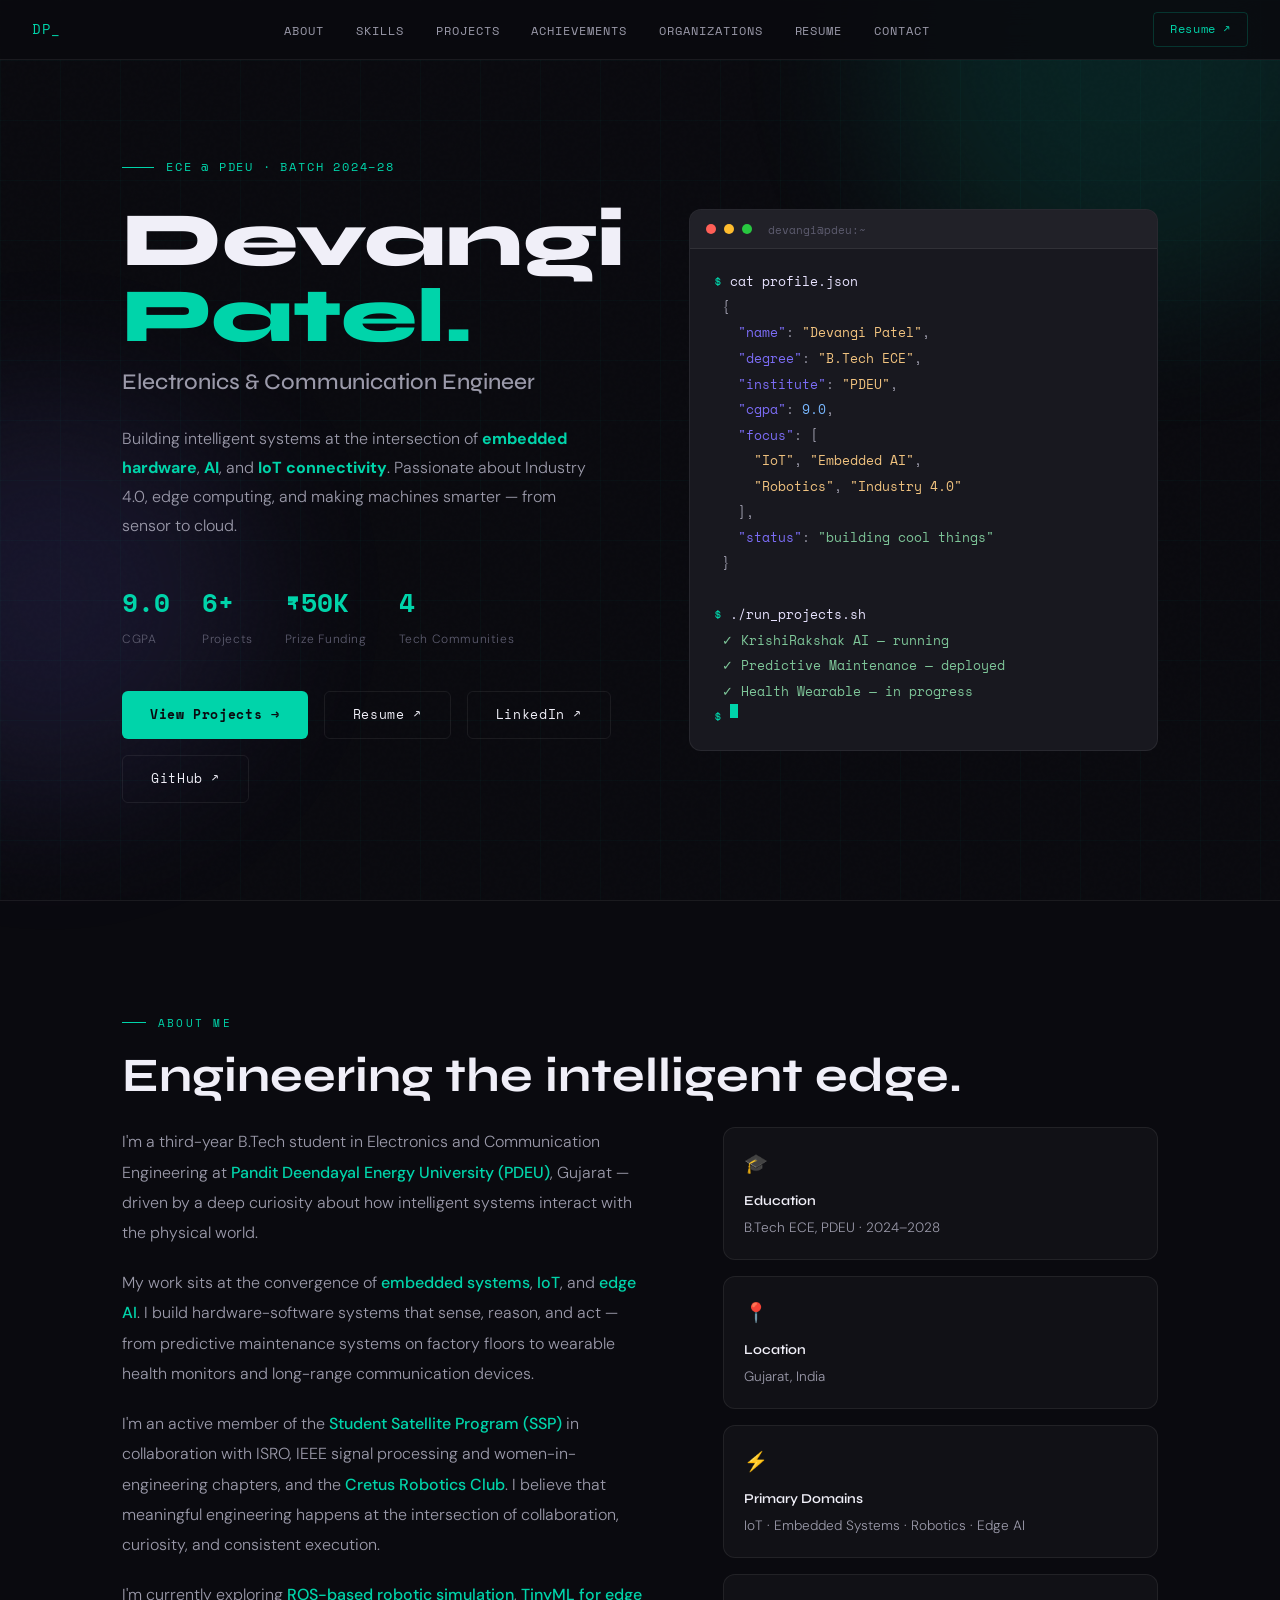
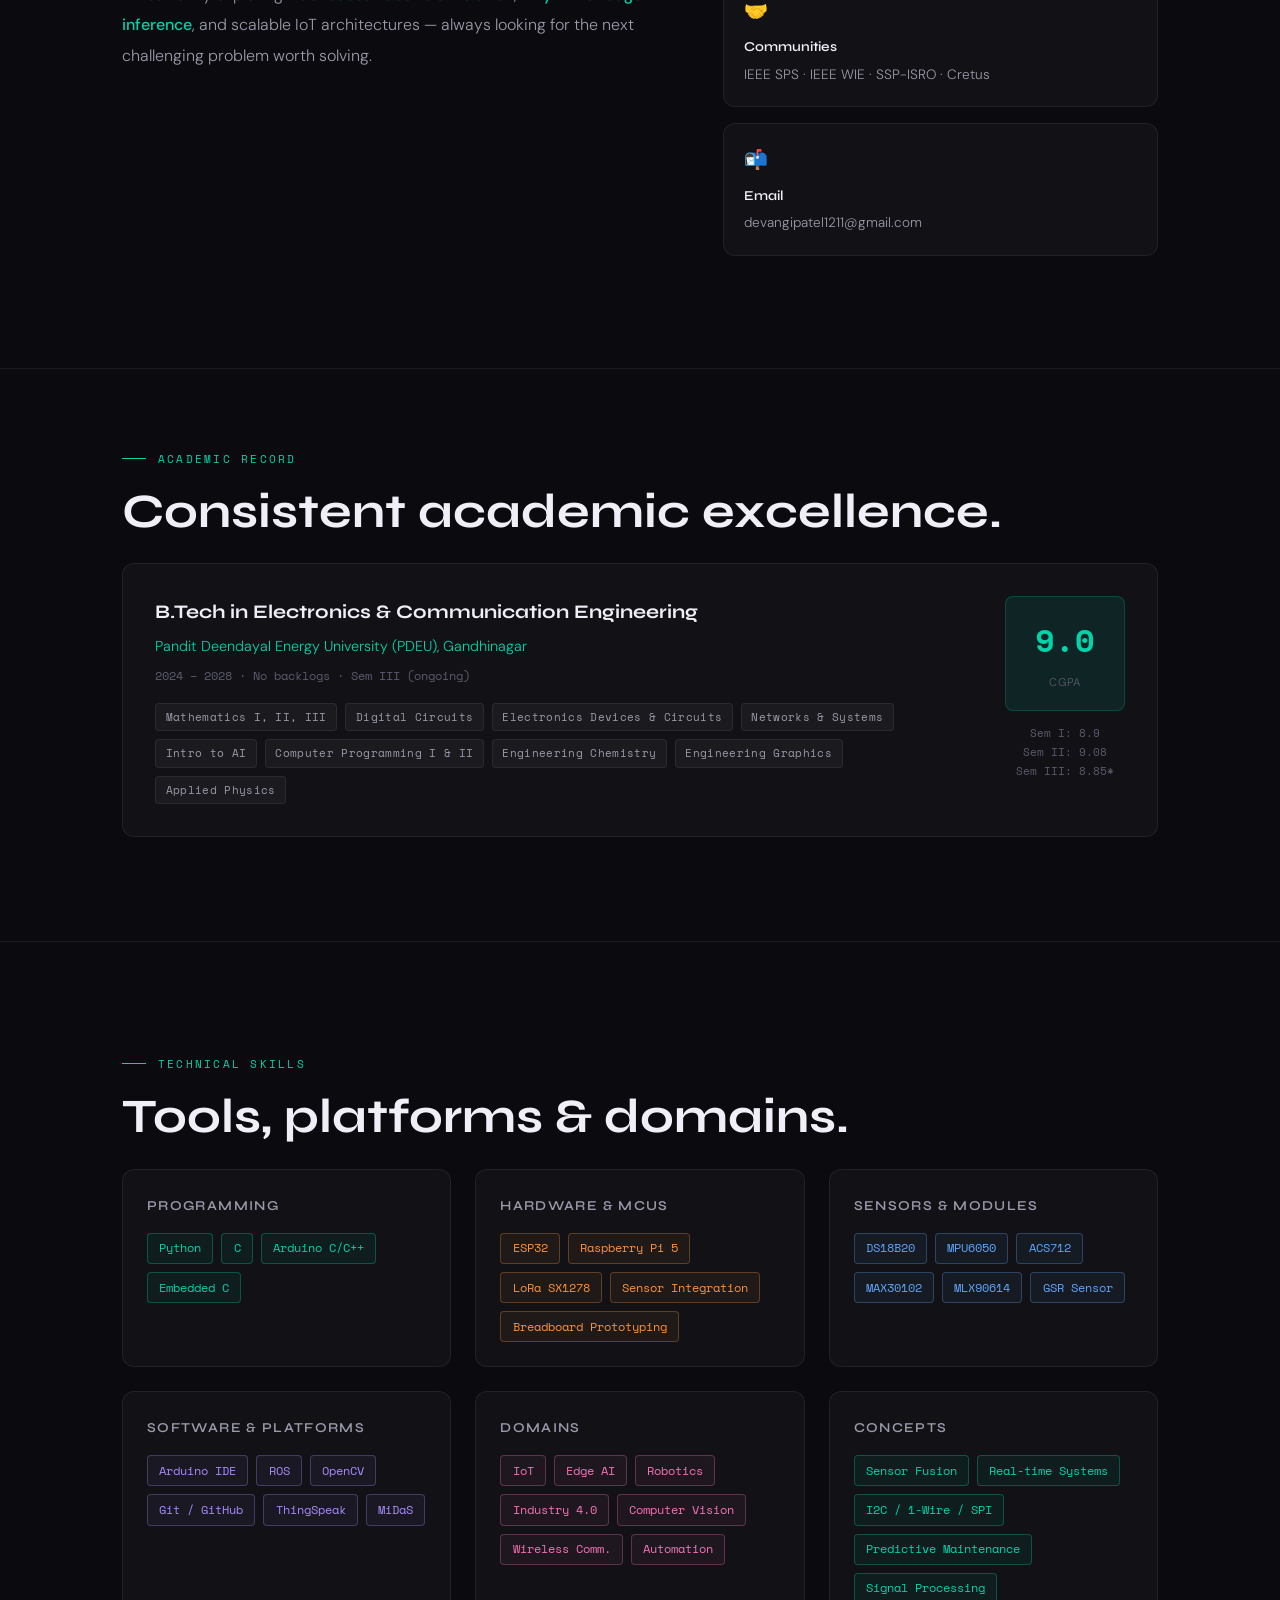
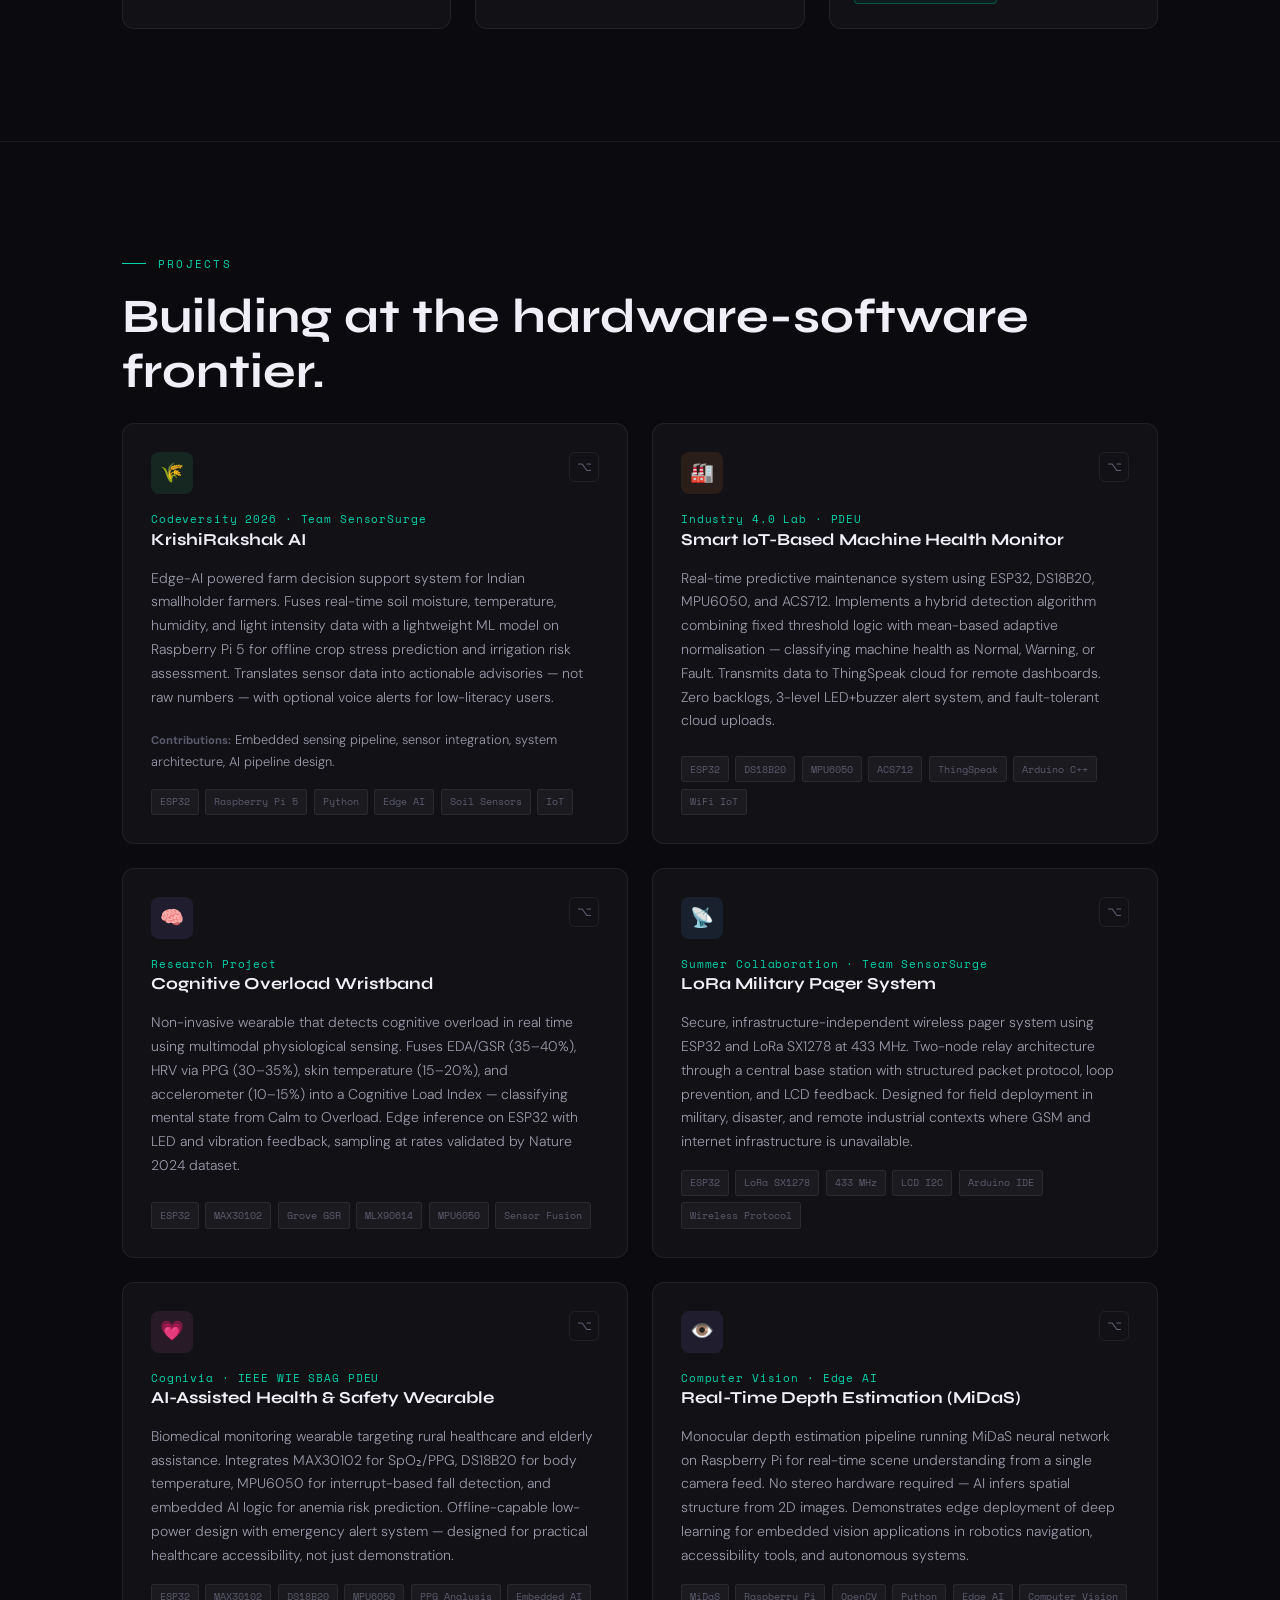
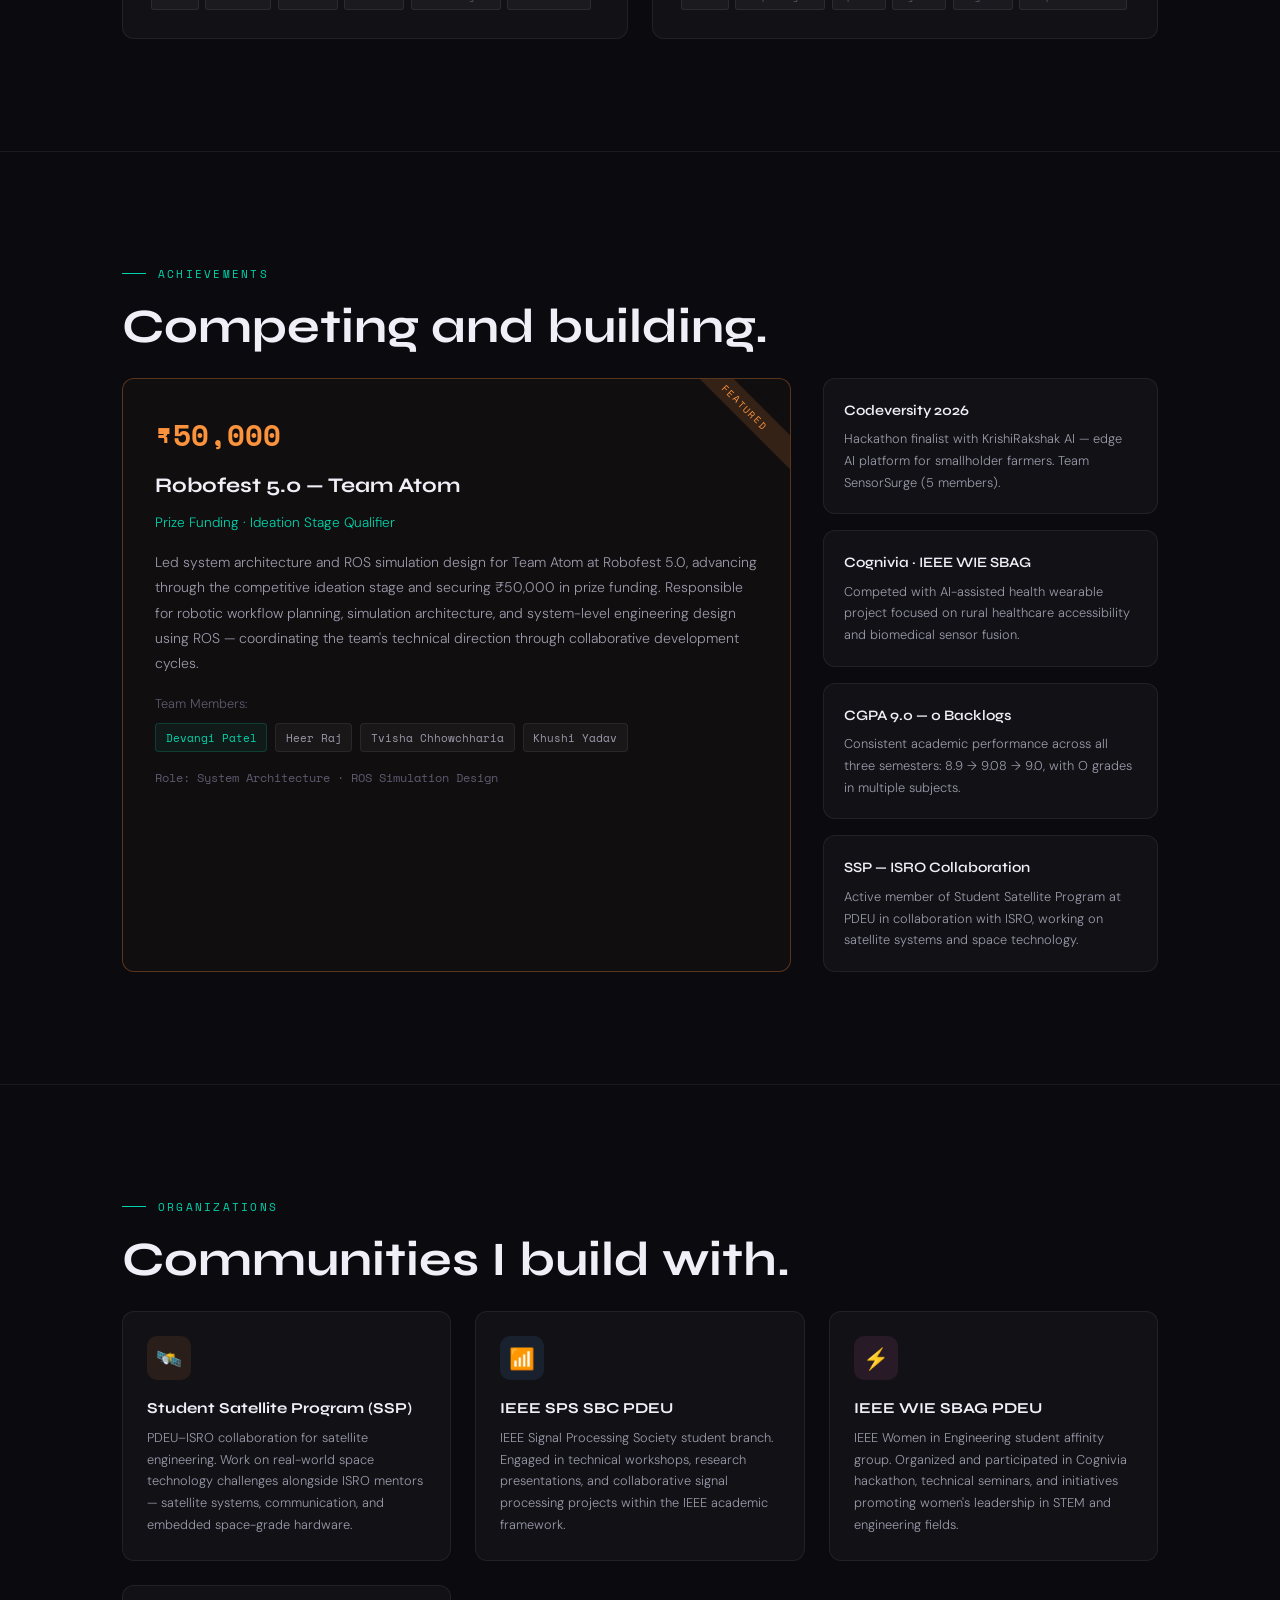
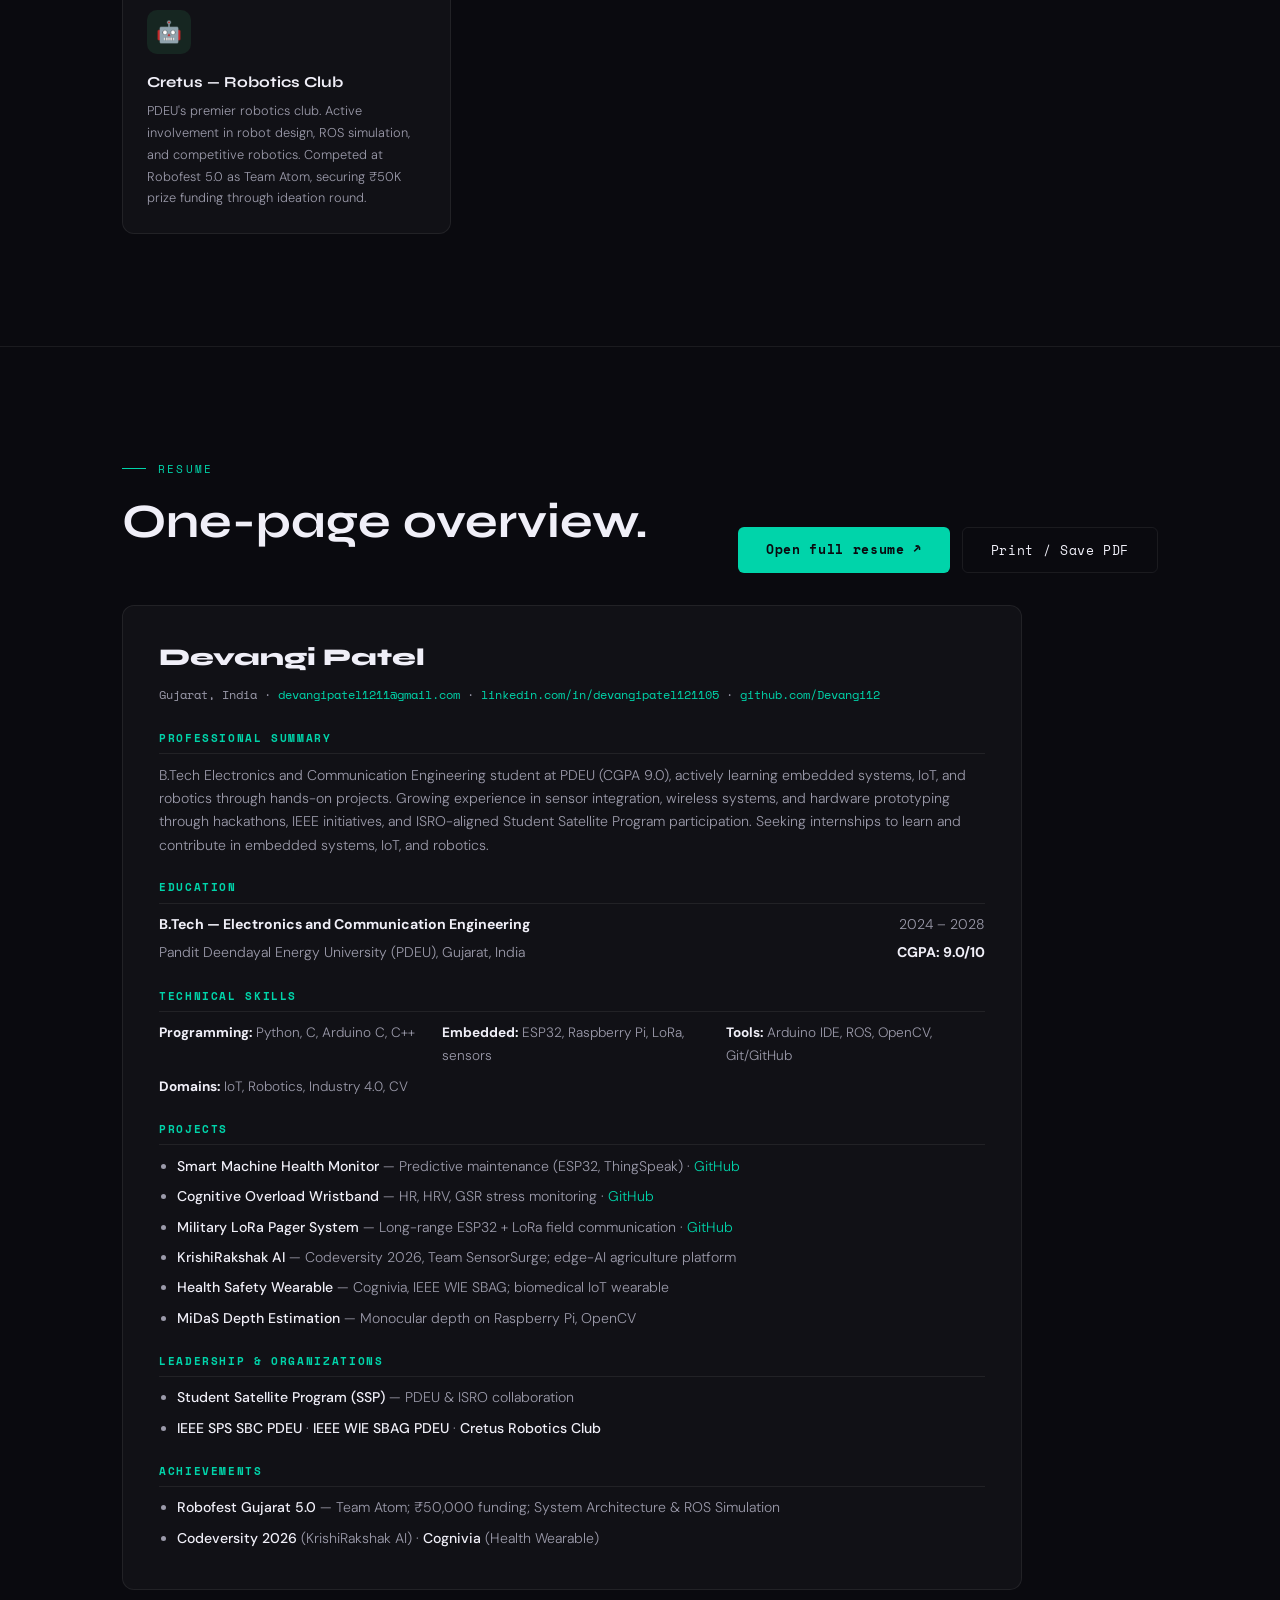
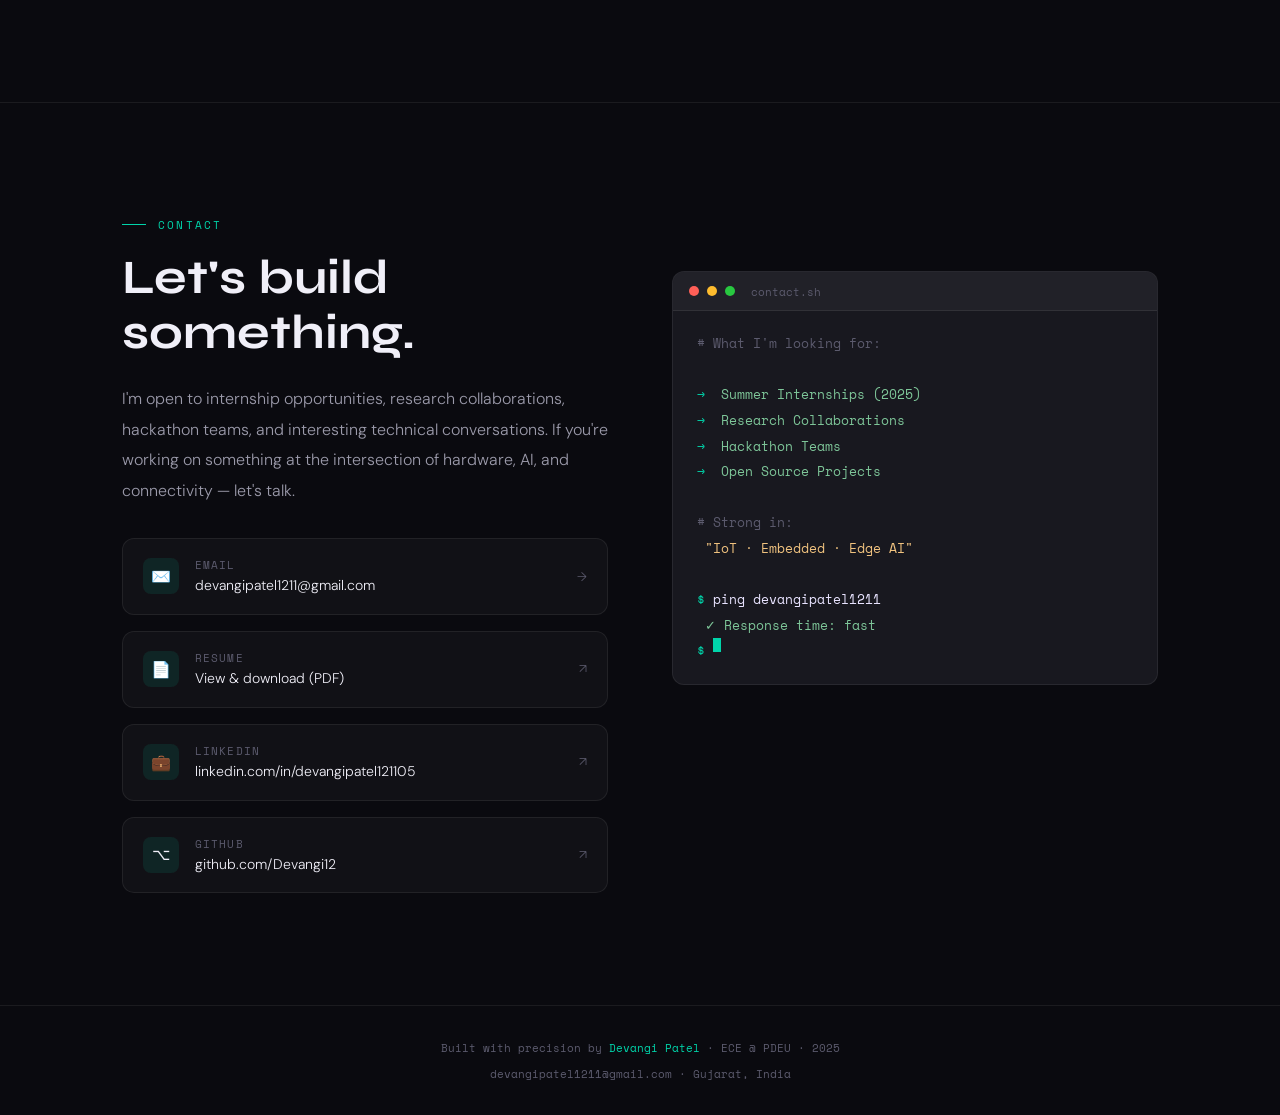
<file: index.html>
<!DOCTYPE html>
<html lang="en">
<head>
<meta charset="UTF-8">
<meta name="viewport" content="width=device-width, initial-scale=1.0">
<meta name="description" content="Devangi Patel — Electronics & Communication Engineering student at PDEU. IoT, Embedded Systems, Robotics, AI, Industry 4.0. CGPA 9.0.">
<meta name="keywords" content="Devangi Patel, ECE, PDEU, IoT, Embedded Systems, Robotics, AI, ESP32, Engineer">
<meta property="og:title" content="Devangi Patel — ECE Engineer & IoT Developer">
<meta property="og:description" content="B.Tech ECE student at PDEU building intelligent systems at the intersection of hardware, AI, and connectivity.">
<title>Devangi Patel — ECE Engineer</title>

<link rel="preconnect" href="https://fonts.googleapis.com">
<link rel="preconnect" href="https://fonts.gstatic.com" crossorigin>
<link href="https://fonts.googleapis.com/css2?family=Space+Mono:ital,wght@0,400;0,700;1,400&family=Syne:wght@400;500;600;700;800&family=DM+Sans:ital,opsz,wght@0,9..40,300;0,9..40,400;0,9..40,500;1,9..40,300&display=swap" rel="stylesheet">

<style>
:root {
  --bg: #0a0a0f;
  --bg2: #111118;
  --bg3: #18181f;
  --accent: #00d4aa;
  --accent2: #7c6df7;
  --accent3: #ff6b6b;
  --text: #f0eff8;
  --text2: #9b9aaa;
  --text3: #5c5b6e;
  --border: rgba(255,255,255,0.07);
  --border2: rgba(0,212,170,0.2);
  --card: rgba(255,255,255,0.03);
  --r: 12px;
  --font-display: 'Syne', sans-serif;
  --font-mono: 'Space Mono', monospace;
  --font-body: 'DM Sans', sans-serif;
}

*, *::before, *::after { box-sizing: border-box; margin: 0; padding: 0; }

html { scroll-behavior: smooth; font-size: 16px; }

body {
  background: var(--bg);
  color: var(--text);
  font-family: var(--font-body);
  font-weight: 300;
  line-height: 1.7;
  overflow-x: hidden;
}

/* NOISE OVERLAY */
body::before {
  content: '';
  position: fixed;
  inset: 0;
  background-image: url("data:image/svg+xml,%3Csvg viewBox='0 0 256 256' xmlns='http://www.w3.org/2000/svg'%3E%3Cfilter id='noise'%3E%3CfeTurbulence type='fractalNoise' baseFrequency='0.9' numOctaves='4' stitchTiles='stitch'/%3E%3C/filter%3E%3Crect width='100%25' height='100%25' filter='url(%23noise)' opacity='0.03'/%3E%3C/svg%3E");
  pointer-events: none;
  z-index: 0;
  opacity: 0.4;
}

/* GRID BACKGROUND */
body::after {
  content: '';
  position: fixed;
  inset: 0;
  background-image: 
    linear-gradient(rgba(0,212,170,0.03) 1px, transparent 1px),
    linear-gradient(90deg, rgba(0,212,170,0.03) 1px, transparent 1px);
  background-size: 60px 60px;
  pointer-events: none;
  z-index: 0;
}

/* NAV */
nav {
  position: fixed;
  top: 0;
  left: 0;
  right: 0;
  z-index: 100;
  padding: 0 2rem;
  height: 60px;
  display: flex;
  align-items: center;
  justify-content: space-between;
  background: rgba(10,10,15,0.85);
  backdrop-filter: blur(20px);
  border-bottom: 1px solid var(--border);
}

.nav-logo {
  font-family: var(--font-mono);
  font-size: 0.85rem;
  color: var(--accent);
  text-decoration: none;
  letter-spacing: 0.05em;
}

.nav-links {
  display: flex;
  gap: 2rem;
  list-style: none;
}

.nav-links a {
  font-family: var(--font-mono);
  font-size: 0.75rem;
  color: var(--text2);
  text-decoration: none;
  letter-spacing: 0.08em;
  text-transform: uppercase;
  transition: color 0.2s;
}

.nav-links a:hover { color: var(--accent); }

.nav-cta {
  font-family: var(--font-mono);
  font-size: 0.75rem;
  color: var(--accent);
  border: 1px solid var(--border2);
  padding: 0.4rem 1rem;
  border-radius: 4px;
  text-decoration: none;
  transition: all 0.2s;
  letter-spacing: 0.05em;
}
.nav-cta:hover { background: rgba(0,212,170,0.1); }

/* SECTIONS */
section { position: relative; z-index: 1; }

.container {
  max-width: 1100px;
  margin: 0 auto;
  padding: 0 2rem;
}

/* HERO */
#hero {
  min-height: 100vh;
  display: flex;
  align-items: center;
  padding-top: 60px;
  overflow: hidden;
}

.hero-inner {
  display: grid;
  grid-template-columns: 1fr 1fr;
  gap: 4rem;
  align-items: center;
  width: 100%;
}

.hero-eyebrow {
  font-family: var(--font-mono);
  font-size: 0.75rem;
  color: var(--accent);
  letter-spacing: 0.15em;
  text-transform: uppercase;
  margin-bottom: 1.5rem;
  display: flex;
  align-items: center;
  gap: 0.75rem;
}

.hero-eyebrow::before {
  content: '';
  display: inline-block;
  width: 32px;
  height: 1px;
  background: var(--accent);
}

h1.hero-name {
  font-family: var(--font-display);
  font-size: clamp(3rem, 6vw, 5.5rem);
  font-weight: 800;
  line-height: 1.0;
  color: var(--text);
  margin-bottom: 0.5rem;
}

.hero-name span {
  color: var(--accent);
  display: block;
}

.hero-title {
  font-family: var(--font-display);
  font-size: clamp(1rem, 2vw, 1.4rem);
  font-weight: 500;
  color: var(--text2);
  margin-bottom: 1.5rem;
}

.hero-desc {
  font-size: 1rem;
  color: var(--text2);
  line-height: 1.8;
  margin-bottom: 2.5rem;
  max-width: 480px;
}

.hero-stats {
  display: flex;
  gap: 2rem;
  margin-bottom: 2.5rem;
}

.hero-stat {
  text-align: left;
}

.hero-stat-num {
  font-family: var(--font-mono);
  font-size: 1.6rem;
  font-weight: 700;
  color: var(--accent);
  display: block;
}

.hero-stat-label {
  font-size: 0.75rem;
  color: var(--text3);
  letter-spacing: 0.05em;
}

.hero-actions {
  display: flex;
  gap: 1rem;
  flex-wrap: wrap;
}

.btn-primary {
  background: var(--accent);
  color: #0a0a0f;
  padding: 0.75rem 1.75rem;
  border-radius: 6px;
  font-family: var(--font-mono);
  font-size: 0.8rem;
  font-weight: 700;
  text-decoration: none;
  letter-spacing: 0.05em;
  transition: all 0.2s;
  display: inline-flex;
  align-items: center;
  gap: 0.5rem;
}
.btn-primary:hover { background: #00b896; transform: translateY(-1px); }

.btn-secondary {
  background: transparent;
  color: var(--text);
  padding: 0.75rem 1.75rem;
  border-radius: 6px;
  border: 1px solid var(--border);
  font-family: var(--font-mono);
  font-size: 0.8rem;
  text-decoration: none;
  letter-spacing: 0.05em;
  transition: all 0.2s;
  display: inline-flex;
  align-items: center;
  gap: 0.5rem;
}
.btn-secondary:hover { border-color: var(--accent); color: var(--accent); }

/* HERO RIGHT — animated terminal */
.hero-visual {
  position: relative;
}

.terminal {
  background: var(--bg3);
  border: 1px solid var(--border);
  border-radius: var(--r);
  overflow: hidden;
  font-family: var(--font-mono);
  font-size: 0.8rem;
}

.terminal-bar {
  background: rgba(255,255,255,0.04);
  padding: 0.6rem 1rem;
  display: flex;
  align-items: center;
  gap: 0.5rem;
  border-bottom: 1px solid var(--border);
}

.dot { width: 10px; height: 10px; border-radius: 50%; }
.dot-r { background: #ff5f57; }
.dot-y { background: #febc2e; }
.dot-g { background: #28c840; }

.terminal-title {
  margin-left: 0.5rem;
  font-size: 0.7rem;
  color: var(--text3);
}

.terminal-body {
  padding: 1.25rem 1.5rem;
  line-height: 2;
}

.t-line { display: flex; gap: 0.5rem; }
.t-prompt { color: var(--accent); }
.t-cmd { color: #e8e3ff; }
.t-out { color: var(--text2); padding-left: 0.5rem; }
.t-key { color: var(--accent2); }
.t-val { color: #f0c27f; }
.t-green { color: #7ec699; }
.t-blue { color: #79b8ff; }
.t-comment { color: var(--text3); }

.cursor {
  display: inline-block;
  width: 8px;
  height: 14px;
  background: var(--accent);
  vertical-align: middle;
  animation: blink 1.1s step-end infinite;
}
@keyframes blink { 0%,100% { opacity: 1; } 50% { opacity: 0; } }

/* ABOUT */
#about {
  padding: 7rem 0;
  border-top: 1px solid var(--border);
}

.section-label {
  font-family: var(--font-mono);
  font-size: 0.7rem;
  color: var(--accent);
  letter-spacing: 0.2em;
  text-transform: uppercase;
  margin-bottom: 1rem;
  display: flex;
  align-items: center;
  gap: 0.75rem;
}
.section-label::before {
  content: '';
  display: inline-block;
  width: 24px;
  height: 1px;
  background: var(--accent);
}

.section-title {
  font-family: var(--font-display);
  font-size: clamp(2rem, 4vw, 3rem);
  font-weight: 700;
  color: var(--text);
  margin-bottom: 1.5rem;
  line-height: 1.15;
}

.about-grid {
  display: grid;
  grid-template-columns: 1.2fr 1fr;
  gap: 5rem;
  align-items: start;
}

.about-text p {
  color: var(--text2);
  margin-bottom: 1.2rem;
  line-height: 1.9;
}

.about-text strong { color: var(--accent); font-weight: 500; }

.about-cards {
  display: flex;
  flex-direction: column;
  gap: 1rem;
}

.info-card {
  background: var(--card);
  border: 1px solid var(--border);
  border-radius: var(--r);
  padding: 1.25rem;
  transition: border-color 0.2s;
}
.info-card:hover { border-color: var(--border2); }

.info-card-icon {
  font-size: 1.2rem;
  margin-bottom: 0.5rem;
}

.info-card-title {
  font-family: var(--font-display);
  font-size: 0.85rem;
  font-weight: 600;
  color: var(--text);
  margin-bottom: 0.25rem;
}

.info-card-val {
  font-size: 0.85rem;
  color: var(--text2);
}

/* EDUCATION */
#education {
  padding: 5rem 0;
  border-top: 1px solid var(--border);
}

.edu-card {
  background: var(--card);
  border: 1px solid var(--border);
  border-radius: var(--r);
  padding: 2rem;
  display: grid;
  grid-template-columns: 1fr auto;
  gap: 2rem;
  align-items: start;
  margin-bottom: 1.5rem;
  transition: border-color 0.2s;
}
.edu-card:hover { border-color: var(--border2); }

.edu-degree {
  font-family: var(--font-display);
  font-size: 1.2rem;
  font-weight: 700;
  color: var(--text);
  margin-bottom: 0.35rem;
}

.edu-institute {
  font-size: 0.9rem;
  color: var(--accent);
  margin-bottom: 0.5rem;
}

.edu-duration {
  font-family: var(--font-mono);
  font-size: 0.75rem;
  color: var(--text3);
}

.cgpa-badge {
  background: rgba(0,212,170,0.1);
  border: 1px solid var(--border2);
  border-radius: 8px;
  padding: 1rem 1.5rem;
  text-align: center;
  min-width: 120px;
}

.cgpa-num {
  font-family: var(--font-mono);
  font-size: 2rem;
  font-weight: 700;
  color: var(--accent);
  display: block;
}

.cgpa-label {
  font-size: 0.7rem;
  color: var(--text3);
  letter-spacing: 0.1em;
}

.subjects-grid {
  display: flex;
  flex-wrap: wrap;
  gap: 0.5rem;
  margin-top: 1rem;
}

.subject-tag {
  font-family: var(--font-mono);
  font-size: 0.68rem;
  background: rgba(255,255,255,0.04);
  border: 1px solid var(--border);
  color: var(--text2);
  padding: 0.25rem 0.6rem;
  border-radius: 4px;
  letter-spacing: 0.03em;
}

/* SKILLS */
#skills {
  padding: 7rem 0;
  border-top: 1px solid var(--border);
}

.skills-grid {
  display: grid;
  grid-template-columns: repeat(auto-fit, minmax(250px, 1fr));
  gap: 1.5rem;
}

.skill-category {
  background: var(--card);
  border: 1px solid var(--border);
  border-radius: var(--r);
  padding: 1.5rem;
  transition: border-color 0.2s;
}
.skill-category:hover { border-color: var(--border2); }

.skill-cat-title {
  font-family: var(--font-display);
  font-size: 0.85rem;
  font-weight: 600;
  color: var(--text2);
  margin-bottom: 1rem;
  text-transform: uppercase;
  letter-spacing: 0.1em;
}

.skill-tags {
  display: flex;
  flex-wrap: wrap;
  gap: 0.5rem;
}

.skill-tag {
  font-family: var(--font-mono);
  font-size: 0.72rem;
  padding: 0.3rem 0.7rem;
  border-radius: 4px;
  border: 1px solid;
  transition: all 0.2s;
  cursor: default;
}

.skill-tag.teal { color: #00d4aa; border-color: rgba(0,212,170,0.3); background: rgba(0,212,170,0.06); }
.skill-tag.teal:hover { background: rgba(0,212,170,0.15); }
.skill-tag.purple { color: #a78bfa; border-color: rgba(167,139,250,0.3); background: rgba(167,139,250,0.06); }
.skill-tag.purple:hover { background: rgba(167,139,250,0.15); }
.skill-tag.coral { color: #fb923c; border-color: rgba(251,146,60,0.3); background: rgba(251,146,60,0.06); }
.skill-tag.coral:hover { background: rgba(251,146,60,0.15); }
.skill-tag.blue { color: #60a5fa; border-color: rgba(96,165,250,0.3); background: rgba(96,165,250,0.06); }
.skill-tag.blue:hover { background: rgba(96,165,250,0.15); }
.skill-tag.pink { color: #f472b6; border-color: rgba(244,114,182,0.3); background: rgba(244,114,182,0.06); }
.skill-tag.pink:hover { background: rgba(244,114,182,0.15); }

/* PROJECTS */
#projects {
  padding: 7rem 0;
  border-top: 1px solid var(--border);
}

.projects-grid {
  display: grid;
  grid-template-columns: repeat(auto-fit, minmax(340px, 1fr));
  gap: 1.5rem;
}

.project-card {
  background: var(--card);
  border: 1px solid var(--border);
  border-radius: var(--r);
  padding: 1.75rem;
  display: flex;
  flex-direction: column;
  gap: 1rem;
  transition: all 0.25s;
  position: relative;
  overflow: hidden;
}

.project-card::before {
  content: '';
  position: absolute;
  top: 0;
  left: 0;
  right: 0;
  height: 2px;
  background: var(--accent-line, var(--accent));
  transform: scaleX(0);
  transform-origin: left;
  transition: transform 0.3s;
}

.project-card:hover::before { transform: scaleX(1); }
.project-card:hover { border-color: var(--border2); transform: translateY(-2px); }

.project-card.iot { --accent-line: #00d4aa; }
.project-card.health { --accent-line: #f472b6; }
.project-card.comm { --accent-line: #60a5fa; }
.project-card.industry { --accent-line: #fb923c; }
.project-card.ai { --accent-line: #a78bfa; }
.project-card.agri { --accent-line: #4ade80; }

.project-top {
  display: flex;
  align-items: flex-start;
  justify-content: space-between;
  gap: 1rem;
}

.project-icon {
  width: 42px;
  height: 42px;
  border-radius: 8px;
  display: flex;
  align-items: center;
  justify-content: center;
  font-size: 1.2rem;
  flex-shrink: 0;
}

.project-icon.teal { background: rgba(0,212,170,0.1); }
.project-icon.pink { background: rgba(244,114,182,0.1); }
.project-icon.blue { background: rgba(96,165,250,0.1); }
.project-icon.coral { background: rgba(251,146,60,0.1); }
.project-icon.purple { background: rgba(167,139,250,0.1); }
.project-icon.green { background: rgba(74,222,128,0.1); }

.project-links {
  display: flex;
  gap: 0.5rem;
}

.project-link {
  width: 30px;
  height: 30px;
  display: flex;
  align-items: center;
  justify-content: center;
  border: 1px solid var(--border);
  border-radius: 6px;
  text-decoration: none;
  color: var(--text3);
  font-size: 0.8rem;
  transition: all 0.2s;
}
.project-link:hover { border-color: var(--accent); color: var(--accent); }

.project-name {
  font-family: var(--font-display);
  font-size: 1.05rem;
  font-weight: 700;
  color: var(--text);
  line-height: 1.3;
}

.project-hackathon {
  font-family: var(--font-mono);
  font-size: 0.68rem;
  color: var(--accent);
  letter-spacing: 0.08em;
}

.project-desc {
  font-size: 0.875rem;
  color: var(--text2);
  line-height: 1.7;
}

.project-tech {
  display: flex;
  flex-wrap: wrap;
  gap: 0.4rem;
  margin-top: auto;
}

.tech-tag {
  font-family: var(--font-mono);
  font-size: 0.65rem;
  padding: 0.2rem 0.5rem;
  background: rgba(255,255,255,0.04);
  border: 1px solid var(--border);
  color: var(--text3);
  border-radius: 3px;
}

/* ACHIEVEMENTS */
#achievements {
  padding: 7rem 0;
  border-top: 1px solid var(--border);
}

.achievements-grid {
  display: grid;
  grid-template-columns: 2fr 1fr;
  gap: 2rem;
}

.achievement-card {
  background: var(--card);
  border: 1px solid var(--border);
  border-radius: var(--r);
  padding: 2rem;
  transition: border-color 0.2s;
  position: relative;
  overflow: hidden;
}

.achievement-card.featured {
  border-color: rgba(251,146,60,0.3);
  background: rgba(251,146,60,0.03);
}

.achievement-card.featured::after {
  content: 'FEATURED';
  position: absolute;
  top: 1rem;
  right: -2rem;
  background: rgba(251,146,60,0.15);
  color: #fb923c;
  font-family: var(--font-mono);
  font-size: 0.6rem;
  letter-spacing: 0.15em;
  padding: 0.25rem 3rem;
  transform: rotate(45deg);
}

.achievement-prize {
  font-family: var(--font-mono);
  font-size: 1.8rem;
  font-weight: 700;
  color: #fb923c;
  margin-bottom: 0.5rem;
}

.achievement-title {
  font-family: var(--font-display);
  font-size: 1.3rem;
  font-weight: 700;
  color: var(--text);
  margin-bottom: 0.5rem;
}

.achievement-sub {
  font-size: 0.85rem;
  color: var(--accent);
  margin-bottom: 1rem;
}

.achievement-body {
  font-size: 0.875rem;
  color: var(--text2);
  line-height: 1.8;
  margin-bottom: 1rem;
}

.achievement-team {
  display: flex;
  flex-wrap: wrap;
  gap: 0.5rem;
}

.team-member {
  font-family: var(--font-mono);
  font-size: 0.7rem;
  padding: 0.25rem 0.6rem;
  background: rgba(255,255,255,0.04);
  border: 1px solid var(--border);
  border-radius: 4px;
  color: var(--text2);
}

.team-member.me {
  border-color: var(--border2);
  color: var(--accent);
  background: rgba(0,212,170,0.06);
}

.mini-achievements {
  display: flex;
  flex-direction: column;
  gap: 1rem;
}

.mini-ach {
  background: var(--card);
  border: 1px solid var(--border);
  border-radius: var(--r);
  padding: 1.25rem;
  transition: border-color 0.2s;
}
.mini-ach:hover { border-color: var(--border2); }

.mini-ach-title {
  font-family: var(--font-display);
  font-size: 0.9rem;
  font-weight: 600;
  color: var(--text);
  margin-bottom: 0.3rem;
}

.mini-ach-body {
  font-size: 0.8rem;
  color: var(--text2);
}

/* ORGANIZATIONS */
#orgs {
  padding: 7rem 0;
  border-top: 1px solid var(--border);
}

.orgs-grid {
  display: grid;
  grid-template-columns: repeat(auto-fit, minmax(250px, 1fr));
  gap: 1.5rem;
}

.org-card {
  background: var(--card);
  border: 1px solid var(--border);
  border-radius: var(--r);
  padding: 1.5rem;
  transition: all 0.2s;
}
.org-card:hover { border-color: var(--border2); transform: translateY(-2px); }

.org-icon {
  width: 44px;
  height: 44px;
  border-radius: 10px;
  display: flex;
  align-items: center;
  justify-content: center;
  font-size: 1.3rem;
  margin-bottom: 1rem;
}

.org-name {
  font-family: var(--font-display);
  font-size: 0.95rem;
  font-weight: 700;
  color: var(--text);
  margin-bottom: 0.3rem;
}

.org-body {
  font-size: 0.8rem;
  color: var(--text2);
  line-height: 1.7;
}

/* RESUME */
#resume {
  padding: 7rem 0;
  border-top: 1px solid var(--border);
}

.resume-header-row {
  display: flex;
  flex-wrap: wrap;
  align-items: flex-end;
  justify-content: space-between;
  gap: 1.5rem;
  margin-bottom: 2rem;
}

.resume-actions {
  display: flex;
  flex-wrap: wrap;
  gap: 0.75rem;
}

.resume-card {
  background: var(--card);
  border: 1px solid var(--border);
  border-radius: var(--r);
  padding: 2rem 2.25rem;
  max-width: 900px;
}

.resume-card h3 {
  font-family: var(--font-display);
  font-size: 1.5rem;
  font-weight: 800;
  color: var(--text);
  margin-bottom: 0.35rem;
}

.resume-contact-line {
  font-family: var(--font-mono);
  font-size: 0.72rem;
  color: var(--text2);
  margin-bottom: 1.5rem;
  line-height: 1.8;
}

.resume-contact-line a {
  color: var(--accent);
  text-decoration: none;
}

.resume-contact-line a:hover { text-decoration: underline; }

.resume-block {
  margin-bottom: 1.35rem;
}

.resume-block h4 {
  font-family: var(--font-mono);
  font-size: 0.68rem;
  color: var(--accent);
  letter-spacing: 0.15em;
  text-transform: uppercase;
  margin-bottom: 0.6rem;
  padding-bottom: 0.35rem;
  border-bottom: 1px solid var(--border);
}

.resume-block p,
.resume-block li {
  font-size: 0.88rem;
  color: var(--text2);
  line-height: 1.65;
}

.resume-block ul {
  margin-left: 1.1rem;
}

.resume-block li { margin-bottom: 0.45rem; }

.resume-block li strong { color: var(--text); font-weight: 500; }

.resume-block a {
  color: var(--accent);
  text-decoration: none;
}

.resume-block a:hover { text-decoration: underline; }

.resume-skills-grid {
  display: grid;
  grid-template-columns: repeat(auto-fit, minmax(200px, 1fr));
  gap: 0.5rem 1.5rem;
  font-size: 0.85rem;
  color: var(--text2);
}

.resume-skills-grid span strong { color: var(--text); }

.resume-edu-row {
  display: flex;
  flex-wrap: wrap;
  justify-content: space-between;
  gap: 0.25rem 1rem;
  font-size: 0.88rem;
  color: var(--text2);
  margin-bottom: 0.25rem;
}

.resume-edu-row strong { color: var(--text); }

/* CONTACT */
#contact {
  padding: 7rem 0;
  border-top: 1px solid var(--border);
}

.contact-inner {
  display: grid;
  grid-template-columns: 1fr 1fr;
  gap: 4rem;
  align-items: start;
}

.contact-links {
  display: flex;
  flex-direction: column;
  gap: 1rem;
  margin-top: 2rem;
}

.contact-link {
  display: flex;
  align-items: center;
  gap: 1rem;
  padding: 1rem 1.25rem;
  background: var(--card);
  border: 1px solid var(--border);
  border-radius: var(--r);
  text-decoration: none;
  transition: all 0.2s;
  color: var(--text);
}
.contact-link:hover { border-color: var(--border2); transform: translateX(4px); }

.contact-link-icon {
  width: 36px;
  height: 36px;
  background: rgba(0,212,170,0.1);
  border-radius: 8px;
  display: flex;
  align-items: center;
  justify-content: center;
  font-size: 1rem;
  flex-shrink: 0;
}

.contact-link-text { flex: 1; }
.contact-link-label {
  font-size: 0.7rem;
  color: var(--text3);
  font-family: var(--font-mono);
  letter-spacing: 0.1em;
  text-transform: uppercase;
}
.contact-link-val {
  font-size: 0.875rem;
  color: var(--text);
}

.contact-link-arrow {
  color: var(--text3);
  font-size: 0.8rem;
}

/* FOOTER */
footer {
  padding: 2rem;
  text-align: center;
  border-top: 1px solid var(--border);
  font-family: var(--font-mono);
  font-size: 0.7rem;
  color: var(--text3);
  position: relative;
  z-index: 1;
}

footer span { color: var(--accent); }

/* SCROLL ANIMATIONS */
.fade-in {
  opacity: 0;
  transform: translateY(24px);
  transition: opacity 0.6s ease, transform 0.6s ease;
}
.fade-in.visible {
  opacity: 1;
  transform: translateY(0);
}
.fade-in.d1 { transition-delay: 0.1s; }
.fade-in.d2 { transition-delay: 0.2s; }
.fade-in.d3 { transition-delay: 0.3s; }
.fade-in.d4 { transition-delay: 0.4s; }

/* SCROLLBAR */
::-webkit-scrollbar { width: 6px; }
::-webkit-scrollbar-track { background: var(--bg); }
::-webkit-scrollbar-thumb { background: var(--text3); border-radius: 3px; }
::-webkit-scrollbar-thumb:hover { background: var(--accent); }

/* MOBILE */
.hamburger { display: none; background: none; border: none; cursor: pointer; }

@media (max-width: 900px) {
  .hero-inner { grid-template-columns: 1fr; gap: 3rem; }
  .about-grid { grid-template-columns: 1fr; gap: 2rem; }
  .achievements-grid { grid-template-columns: 1fr; }
  .contact-inner { grid-template-columns: 1fr; gap: 2rem; }
  .nav-links { display: none; }
  .hamburger { display: block; color: var(--text2); font-size: 1.2rem; }
}

@media (max-width: 600px) {
  .container { padding: 0 1rem; }
  .hero-stats { gap: 1rem; }
  .edu-card { grid-template-columns: 1fr; }
  .projects-grid { grid-template-columns: 1fr; }
  nav { padding: 0 1rem; }
}

/* GLOW ORBS */
.orb {
  position: fixed;
  border-radius: 50%;
  filter: blur(80px);
  pointer-events: none;
  z-index: 0;
  opacity: 0.12;
}
.orb1 { width: 500px; height: 500px; background: #00d4aa; top: -200px; right: -100px; }
.orb2 { width: 400px; height: 400px; background: #7c6df7; bottom: 100px; left: -150px; }
</style>
</head>
<body>

<div class="orb orb1"></div>
<div class="orb orb2"></div>

<!-- NAV -->
<nav>
  <a href="#hero" class="nav-logo">DP_</a>
  <ul class="nav-links">
    <li><a href="#about">About</a></li>
    <li><a href="#skills">Skills</a></li>
    <li><a href="#projects">Projects</a></li>
    <li><a href="#achievements">Achievements</a></li>
    <li><a href="#orgs">Organizations</a></li>
    <li><a href="#resume">Resume</a></li>
    <li><a href="#contact">Contact</a></li>
  </ul>
  <a href="resume.html" target="_blank" rel="noopener" class="nav-cta">Resume ↗</a>
  <button class="hamburger" aria-label="Menu">☰</button>
</nav>

<!-- HERO -->
<section id="hero">
  <div class="container">
    <div class="hero-inner">
      <div class="hero-content">
        <p class="hero-eyebrow">ECE @ PDEU · Batch 2024–28</p>
        <h1 class="hero-name">
          Devangi
          <span>Patel.</span>
        </h1>
        <p class="hero-title">Electronics & Communication Engineer</p>
        <p class="hero-desc">
          Building intelligent systems at the intersection of <strong style="color:var(--accent)">embedded hardware</strong>, <strong style="color:var(--accent)">AI</strong>, and <strong style="color:var(--accent)">IoT connectivity</strong>. Passionate about Industry 4.0, edge computing, and making machines smarter — from sensor to cloud.
        </p>
        <div class="hero-stats">
          <div class="hero-stat">
            <span class="hero-stat-num">9.0</span>
            <span class="hero-stat-label">CGPA</span>
          </div>
          <div class="hero-stat">
            <span class="hero-stat-num">6+</span>
            <span class="hero-stat-label">Projects</span>
          </div>
          <div class="hero-stat">
            <span class="hero-stat-num">₹50K</span>
            <span class="hero-stat-label">Prize Funding</span>
          </div>
          <div class="hero-stat">
            <span class="hero-stat-num">4</span>
            <span class="hero-stat-label">Tech Communities</span>
          </div>
        </div>
        <div class="hero-actions">
          <a href="#projects" class="btn-primary">View Projects →</a>
          <a href="resume.html" target="_blank" rel="noopener" class="btn-secondary">Resume ↗</a>
          <a href="https://www.linkedin.com/in/devangipatel121105" target="_blank" rel="noopener" class="btn-secondary">LinkedIn ↗</a>
          <a href="https://github.com/Devangi12" target="_blank" rel="noopener" class="btn-secondary">GitHub ↗</a>
        </div>
      </div>

      <div class="hero-visual">
        <div class="terminal">
          <div class="terminal-bar">
            <div class="dot dot-r"></div>
            <div class="dot dot-y"></div>
            <div class="dot dot-g"></div>
            <span class="terminal-title">devangi@pdeu:~</span>
          </div>
          <div class="terminal-body">
            <div class="t-line"><span class="t-prompt">$</span><span class="t-cmd">cat profile.json</span></div>
            <div class="t-line"><span class="t-out">{</span></div>
            <div class="t-line"><span class="t-out">&nbsp;&nbsp;<span class="t-key">"name"</span>: <span class="t-val">"Devangi Patel"</span>,</span></div>
            <div class="t-line"><span class="t-out">&nbsp;&nbsp;<span class="t-key">"degree"</span>: <span class="t-val">"B.Tech ECE"</span>,</span></div>
            <div class="t-line"><span class="t-out">&nbsp;&nbsp;<span class="t-key">"institute"</span>: <span class="t-val">"PDEU"</span>,</span></div>
            <div class="t-line"><span class="t-out">&nbsp;&nbsp;<span class="t-key">"cgpa"</span>: <span class="t-blue">9.0</span>,</span></div>
            <div class="t-line"><span class="t-out">&nbsp;&nbsp;<span class="t-key">"focus"</span>: [</span></div>
            <div class="t-line"><span class="t-out">&nbsp;&nbsp;&nbsp;&nbsp;<span class="t-val">"IoT"</span>, <span class="t-val">"Embedded AI"</span>,</span></div>
            <div class="t-line"><span class="t-out">&nbsp;&nbsp;&nbsp;&nbsp;<span class="t-val">"Robotics"</span>, <span class="t-val">"Industry 4.0"</span></span></div>
            <div class="t-line"><span class="t-out">&nbsp;&nbsp;],</span></div>
            <div class="t-line"><span class="t-out">&nbsp;&nbsp;<span class="t-key">"status"</span>: <span class="t-green">"building cool things"</span></span></div>
            <div class="t-line"><span class="t-out">}</span></div>
            <div class="t-line">&nbsp;</div>
            <div class="t-line"><span class="t-prompt">$</span><span class="t-cmd">./run_projects.sh</span></div>
            <div class="t-line"><span class="t-out t-green">✓ KrishiRakshak AI — running</span></div>
            <div class="t-line"><span class="t-out t-green">✓ Predictive Maintenance — deployed</span></div>
            <div class="t-line"><span class="t-out t-green">✓ Health Wearable — in progress</span></div>
            <div class="t-line"><span class="t-prompt">$</span><span class="cursor"></span></div>
          </div>
        </div>
      </div>
    </div>
  </div>
</section>

<!-- ABOUT -->
<section id="about">
  <div class="container">
    <p class="section-label fade-in">About Me</p>
    <h2 class="section-title fade-in d1">Engineering the intelligent edge.</h2>

    <div class="about-grid">
      <div class="about-text fade-in d2">
        <p>I'm a third-year B.Tech student in Electronics and Communication Engineering at <strong>Pandit Deendayal Energy University (PDEU)</strong>, Gujarat — driven by a deep curiosity about how intelligent systems interact with the physical world.</p>
        <p>My work sits at the convergence of <strong>embedded systems</strong>, <strong>IoT</strong>, and <strong>edge AI</strong>. I build hardware-software systems that sense, reason, and act — from predictive maintenance systems on factory floors to wearable health monitors and long-range communication devices.</p>
        <p>I'm an active member of the <strong>Student Satellite Program (SSP)</strong> in collaboration with ISRO, IEEE signal processing and women-in-engineering chapters, and the <strong>Cretus Robotics Club</strong>. I believe that meaningful engineering happens at the intersection of collaboration, curiosity, and consistent execution.</p>
        <p>I'm currently exploring <strong>ROS-based robotic simulation</strong>, <strong>TinyML for edge inference</strong>, and scalable IoT architectures — always looking for the next challenging problem worth solving.</p>
      </div>

      <div class="about-cards fade-in d3">
        <div class="info-card">
          <div class="info-card-icon">🎓</div>
          <div class="info-card-title">Education</div>
          <div class="info-card-val">B.Tech ECE, PDEU · 2024–2028</div>
        </div>
        <div class="info-card">
          <div class="info-card-icon">📍</div>
          <div class="info-card-title">Location</div>
          <div class="info-card-val">Gujarat, India</div>
        </div>
        <div class="info-card">
          <div class="info-card-icon">⚡</div>
          <div class="info-card-title">Primary Domains</div>
          <div class="info-card-val">IoT · Embedded Systems · Robotics · Edge AI</div>
        </div>
        <div class="info-card">
          <div class="info-card-icon">🤝</div>
          <div class="info-card-title">Communities</div>
          <div class="info-card-val">IEEE SPS · IEEE WIE · SSP-ISRO · Cretus</div>
        </div>
        <div class="info-card">
          <div class="info-card-icon">📬</div>
          <div class="info-card-title">Email</div>
          <div class="info-card-val">devangipatel1211@gmail.com</div>
        </div>
      </div>
    </div>
  </div>
</section>

<!-- EDUCATION -->
<section id="education">
  <div class="container">
    <p class="section-label fade-in">Academic Record</p>
    <h2 class="section-title fade-in d1">Consistent academic excellence.</h2>

    <div class="edu-card fade-in d2">
      <div>
        <div class="edu-degree">B.Tech in Electronics & Communication Engineering</div>
        <div class="edu-institute">Pandit Deendayal Energy University (PDEU), Gandhinagar</div>
        <div class="edu-duration">2024 – 2028 · No backlogs · Sem III (ongoing)</div>
        <div class="subjects-grid">
          <span class="subject-tag">Mathematics I, II, III</span>
          <span class="subject-tag">Digital Circuits</span>
          <span class="subject-tag">Electronics Devices & Circuits</span>
          <span class="subject-tag">Networks & Systems</span>
          <span class="subject-tag">Intro to AI</span>
          <span class="subject-tag">Computer Programming I & II</span>
          <span class="subject-tag">Engineering Chemistry</span>
          <span class="subject-tag">Engineering Graphics</span>
          <span class="subject-tag">Applied Physics</span>
        </div>
      </div>
      <div>
        <div class="cgpa-badge">
          <span class="cgpa-num">9.0</span>
          <span class="cgpa-label">CGPA</span>
        </div>
        <div style="text-align:center; margin-top:0.75rem;">
          <div style="font-family:var(--font-mono);font-size:0.7rem;color:var(--text3)">Sem I: 8.9</div>
          <div style="font-family:var(--font-mono);font-size:0.7rem;color:var(--text3)">Sem II: 9.08</div>
          <div style="font-family:var(--font-mono);font-size:0.7rem;color:var(--text3)">Sem III: 8.85*</div>
        </div>
      </div>
    </div>
  </div>
</section>

<!-- SKILLS -->
<section id="skills">
  <div class="container">
    <p class="section-label fade-in">Technical Skills</p>
    <h2 class="section-title fade-in d1">Tools, platforms & domains.</h2>

    <div class="skills-grid">
      <div class="skill-category fade-in d1">
        <div class="skill-cat-title">Programming</div>
        <div class="skill-tags">
          <span class="skill-tag teal">Python</span>
          <span class="skill-tag teal">C</span>
          <span class="skill-tag teal">Arduino C/C++</span>
          <span class="skill-tag teal">Embedded C</span>
        </div>
      </div>
      <div class="skill-category fade-in d2">
        <div class="skill-cat-title">Hardware & MCUs</div>
        <div class="skill-tags">
          <span class="skill-tag coral">ESP32</span>
          <span class="skill-tag coral">Raspberry Pi 5</span>
          <span class="skill-tag coral">LoRa SX1278</span>
          <span class="skill-tag coral">Sensor Integration</span>
          <span class="skill-tag coral">Breadboard Prototyping</span>
        </div>
      </div>
      <div class="skill-category fade-in d3">
        <div class="skill-cat-title">Sensors & Modules</div>
        <div class="skill-tags">
          <span class="skill-tag blue">DS18B20</span>
          <span class="skill-tag blue">MPU6050</span>
          <span class="skill-tag blue">ACS712</span>
          <span class="skill-tag blue">MAX30102</span>
          <span class="skill-tag blue">MLX90614</span>
          <span class="skill-tag blue">GSR Sensor</span>
        </div>
      </div>
      <div class="skill-category fade-in d1">
        <div class="skill-cat-title">Software & Platforms</div>
        <div class="skill-tags">
          <span class="skill-tag purple">Arduino IDE</span>
          <span class="skill-tag purple">ROS</span>
          <span class="skill-tag purple">OpenCV</span>
          <span class="skill-tag purple">Git / GitHub</span>
          <span class="skill-tag purple">ThingSpeak</span>
          <span class="skill-tag purple">MiDaS</span>
        </div>
      </div>
      <div class="skill-category fade-in d2">
        <div class="skill-cat-title">Domains</div>
        <div class="skill-tags">
          <span class="skill-tag pink">IoT</span>
          <span class="skill-tag pink">Edge AI</span>
          <span class="skill-tag pink">Robotics</span>
          <span class="skill-tag pink">Industry 4.0</span>
          <span class="skill-tag pink">Computer Vision</span>
          <span class="skill-tag pink">Wireless Comm.</span>
          <span class="skill-tag pink">Automation</span>
        </div>
      </div>
      <div class="skill-category fade-in d3">
        <div class="skill-cat-title">Concepts</div>
        <div class="skill-tags">
          <span class="skill-tag teal">Sensor Fusion</span>
          <span class="skill-tag teal">Real-time Systems</span>
          <span class="skill-tag teal">I2C / 1-Wire / SPI</span>
          <span class="skill-tag teal">Predictive Maintenance</span>
          <span class="skill-tag teal">Signal Processing</span>
        </div>
      </div>
    </div>
  </div>
</section>

<!-- PROJECTS -->
<section id="projects">
  <div class="container">
    <p class="section-label fade-in">Projects</p>
    <h2 class="section-title fade-in d1">Building at the hardware-software frontier.</h2>

    <div class="projects-grid">

      <!-- KrishiRakshak AI -->
      <div class="project-card agri fade-in d1">
        <div class="project-top">
          <div class="project-icon green">🌾</div>
          <div class="project-links">
            <a href="https://github.com/Devangi12" target="_blank" class="project-link" title="GitHub">⌥</a>
          </div>
        </div>
        <div>
          <div class="project-hackathon">Codeversity 2026 · Team SensorSurge</div>
          <div class="project-name">KrishiRakshak AI</div>
        </div>
        <div class="project-desc">
          Edge-AI powered farm decision support system for Indian smallholder farmers. Fuses real-time soil moisture, temperature, humidity, and light intensity data with a lightweight ML model on Raspberry Pi 5 for offline crop stress prediction and irrigation risk assessment. Translates sensor data into actionable advisories — not raw numbers — with optional voice alerts for low-literacy users.
        </div>
        <div style="font-size:0.8rem;color:var(--text2);margin-top:0.25rem;">
          <strong style="color:var(--text3);font-size:0.7rem;">Contributions:</strong> Embedded sensing pipeline, sensor integration, system architecture, AI pipeline design.
        </div>
        <div class="project-tech">
          <span class="tech-tag">ESP32</span>
          <span class="tech-tag">Raspberry Pi 5</span>
          <span class="tech-tag">Python</span>
          <span class="tech-tag">Edge AI</span>
          <span class="tech-tag">Soil Sensors</span>
          <span class="tech-tag">IoT</span>
        </div>
      </div>

      <!-- Predictive Maintenance -->
      <div class="project-card industry fade-in d2">
        <div class="project-top">
          <div class="project-icon coral">🏭</div>
          <div class="project-links">
            <a href="https://github.com/Devangi12/Predictive-Maintenance" target="_blank" class="project-link" title="GitHub">⌥</a>
          </div>
        </div>
        <div>
          <div class="project-hackathon">Industry 4.0 Lab · PDEU</div>
          <div class="project-name">Smart IoT-Based Machine Health Monitor</div>
        </div>
        <div class="project-desc">
          Real-time predictive maintenance system using ESP32, DS18B20, MPU6050, and ACS712. Implements a hybrid detection algorithm combining fixed threshold logic with mean-based adaptive normalisation — classifying machine health as Normal, Warning, or Fault. Transmits data to ThingSpeak cloud for remote dashboards. Zero backlogs, 3-level LED+buzzer alert system, and fault-tolerant cloud uploads.
        </div>
        <div class="project-tech">
          <span class="tech-tag">ESP32</span>
          <span class="tech-tag">DS18B20</span>
          <span class="tech-tag">MPU6050</span>
          <span class="tech-tag">ACS712</span>
          <span class="tech-tag">ThingSpeak</span>
          <span class="tech-tag">Arduino C++</span>
          <span class="tech-tag">WiFi IoT</span>
        </div>
      </div>

      <!-- Cognitive Overload -->
      <div class="project-card ai fade-in d3">
        <div class="project-top">
          <div class="project-icon purple">🧠</div>
          <div class="project-links">
            <a href="https://github.com/Devangi12/Cognitive-Overload-Indicator" target="_blank" class="project-link" title="GitHub">⌥</a>
          </div>
        </div>
        <div>
          <div class="project-hackathon">Research Project</div>
          <div class="project-name">Cognitive Overload Wristband</div>
        </div>
        <div class="project-desc">
          Non-invasive wearable that detects cognitive overload in real time using multimodal physiological sensing. Fuses EDA/GSR (35–40%), HRV via PPG (30–35%), skin temperature (15–20%), and accelerometer (10–15%) into a Cognitive Load Index — classifying mental state from Calm to Overload. Edge inference on ESP32 with LED and vibration feedback, sampling at rates validated by Nature 2024 dataset.
        </div>
        <div class="project-tech">
          <span class="tech-tag">ESP32</span>
          <span class="tech-tag">MAX30102</span>
          <span class="tech-tag">Grove GSR</span>
          <span class="tech-tag">MLX90614</span>
          <span class="tech-tag">MPU6050</span>
          <span class="tech-tag">Sensor Fusion</span>
        </div>
      </div>

      <!-- Military Pager -->
      <div class="project-card comm fade-in d1">
        <div class="project-top">
          <div class="project-icon blue">📡</div>
          <div class="project-links">
            <a href="https://github.com/Devangi12/military-pager-system" target="_blank" class="project-link" title="GitHub">⌥</a>
          </div>
        </div>
        <div>
          <div class="project-hackathon">Summer Collaboration · Team SensorSurge</div>
          <div class="project-name">LoRa Military Pager System</div>
        </div>
        <div class="project-desc">
          Secure, infrastructure-independent wireless pager system using ESP32 and LoRa SX1278 at 433 MHz. Two-node relay architecture through a central base station with structured packet protocol, loop prevention, and LCD feedback. Designed for field deployment in military, disaster, and remote industrial contexts where GSM and internet infrastructure is unavailable.
        </div>
        <div class="project-tech">
          <span class="tech-tag">ESP32</span>
          <span class="tech-tag">LoRa SX1278</span>
          <span class="tech-tag">433 MHz</span>
          <span class="tech-tag">LCD I2C</span>
          <span class="tech-tag">Arduino IDE</span>
          <span class="tech-tag">Wireless Protocol</span>
        </div>
      </div>

      <!-- Health Wearable -->
      <div class="project-card health fade-in d2">
        <div class="project-top">
          <div class="project-icon pink">💗</div>
          <div class="project-links">
            <a href="https://github.com/Devangi12" target="_blank" class="project-link" title="GitHub">⌥</a>
          </div>
        </div>
        <div>
          <div class="project-hackathon">Cognivia · IEEE WIE SBAG PDEU</div>
          <div class="project-name">AI-Assisted Health & Safety Wearable</div>
        </div>
        <div class="project-desc">
          Biomedical monitoring wearable targeting rural healthcare and elderly assistance. Integrates MAX30102 for SpO₂/PPG, DS18B20 for body temperature, MPU6050 for interrupt-based fall detection, and embedded AI logic for anemia risk prediction. Offline-capable low-power design with emergency alert system — designed for practical healthcare accessibility, not just demonstration.
        </div>
        <div class="project-tech">
          <span class="tech-tag">ESP32</span>
          <span class="tech-tag">MAX30102</span>
          <span class="tech-tag">DS18B20</span>
          <span class="tech-tag">MPU6050</span>
          <span class="tech-tag">PPG Analysis</span>
          <span class="tech-tag">Embedded AI</span>
        </div>
      </div>

      <!-- Depth Estimation -->
      <div class="project-card ai fade-in d3">
        <div class="project-top">
          <div class="project-icon purple">👁️</div>
          <div class="project-links">
            <a href="https://github.com/Devangi12" target="_blank" class="project-link" title="GitHub">⌥</a>
          </div>
        </div>
        <div>
          <div class="project-hackathon">Computer Vision · Edge AI</div>
          <div class="project-name">Real-Time Depth Estimation (MiDaS)</div>
        </div>
        <div class="project-desc">
          Monocular depth estimation pipeline running MiDaS neural network on Raspberry Pi for real-time scene understanding from a single camera feed. No stereo hardware required — AI infers spatial structure from 2D images. Demonstrates edge deployment of deep learning for embedded vision applications in robotics navigation, accessibility tools, and autonomous systems.
        </div>
        <div class="project-tech">
          <span class="tech-tag">MiDaS</span>
          <span class="tech-tag">Raspberry Pi</span>
          <span class="tech-tag">OpenCV</span>
          <span class="tech-tag">Python</span>
          <span class="tech-tag">Edge AI</span>
          <span class="tech-tag">Computer Vision</span>
        </div>
      </div>

    </div>
  </div>
</section>

<!-- ACHIEVEMENTS -->
<section id="achievements">
  <div class="container">
    <p class="section-label fade-in">Achievements</p>
    <h2 class="section-title fade-in d1">Competing and building.</h2>

    <div class="achievements-grid fade-in d2">
      <div class="achievement-card featured">
        <div class="achievement-prize">₹50,000</div>
        <div class="achievement-title">Robofest 5.0 — Team Atom</div>
        <div class="achievement-sub">Prize Funding · Ideation Stage Qualifier</div>
        <div class="achievement-body">
          Led system architecture and ROS simulation design for Team Atom at Robofest 5.0, advancing through the competitive ideation stage and securing ₹50,000 in prize funding. Responsible for robotic workflow planning, simulation architecture, and system-level engineering design using ROS — coordinating the team's technical direction through collaborative development cycles.
        </div>
        <div class="achievement-body" style="margin-bottom:0.5rem;font-size:0.8rem;color:var(--text3);">Team Members:</div>
        <div class="achievement-team">
          <span class="team-member me">Devangi Patel</span>
          <span class="team-member">Heer Raj</span>
          <span class="team-member">Tvisha Chhowchharia</span>
          <span class="team-member">Khushi Yadav</span>
        </div>
        <div style="margin-top:1rem;font-family:var(--font-mono);font-size:0.72rem;color:var(--text3);">
          Role: System Architecture · ROS Simulation Design
        </div>
      </div>

      <div class="mini-achievements">
        <div class="mini-ach">
          <div class="mini-ach-title">Codeversity 2026</div>
          <div class="mini-ach-body">Hackathon finalist with KrishiRakshak AI — edge AI platform for smallholder farmers. Team SensorSurge (5 members).</div>
        </div>
        <div class="mini-ach">
          <div class="mini-ach-title">Cognivia · IEEE WIE SBAG</div>
          <div class="mini-ach-body">Competed with AI-assisted health wearable project focused on rural healthcare accessibility and biomedical sensor fusion.</div>
        </div>
        <div class="mini-ach">
          <div class="mini-ach-title">CGPA 9.0 — 0 Backlogs</div>
          <div class="mini-ach-body">Consistent academic performance across all three semesters: 8.9 → 9.08 → 9.0, with O grades in multiple subjects.</div>
        </div>
        <div class="mini-ach">
          <div class="mini-ach-title">SSP — ISRO Collaboration</div>
          <div class="mini-ach-body">Active member of Student Satellite Program at PDEU in collaboration with ISRO, working on satellite systems and space technology.</div>
        </div>
      </div>
    </div>
  </div>
</section>

<!-- ORGANIZATIONS -->
<section id="orgs">
  <div class="container">
    <p class="section-label fade-in">Organizations</p>
    <h2 class="section-title fade-in d1">Communities I build with.</h2>

    <div class="orgs-grid">
      <div class="org-card fade-in d1">
        <div class="org-icon" style="background:rgba(251,146,60,0.1);">🛰️</div>
        <div class="org-name">Student Satellite Program (SSP)</div>
        <div class="org-body">PDEU–ISRO collaboration for satellite engineering. Work on real-world space technology challenges alongside ISRO mentors — satellite systems, communication, and embedded space-grade hardware.</div>
      </div>
      <div class="org-card fade-in d2">
        <div class="org-icon" style="background:rgba(96,165,250,0.1);">📶</div>
        <div class="org-name">IEEE SPS SBC PDEU</div>
        <div class="org-body">IEEE Signal Processing Society student branch. Engaged in technical workshops, research presentations, and collaborative signal processing projects within the IEEE academic framework.</div>
      </div>
      <div class="org-card fade-in d3">
        <div class="org-icon" style="background:rgba(244,114,182,0.1);">⚡</div>
        <div class="org-name">IEEE WIE SBAG PDEU</div>
        <div class="org-body">IEEE Women in Engineering student affinity group. Organized and participated in Cognivia hackathon, technical seminars, and initiatives promoting women's leadership in STEM and engineering fields.</div>
      </div>
      <div class="org-card fade-in d1">
        <div class="org-icon" style="background:rgba(74,222,128,0.1);">🤖</div>
        <div class="org-name">Cretus — Robotics Club</div>
        <div class="org-body">PDEU's premier robotics club. Active involvement in robot design, ROS simulation, and competitive robotics. Competed at Robofest 5.0 as Team Atom, securing ₹50K prize funding through ideation round.</div>
      </div>
    </div>
  </div>
</section>

<!-- RESUME -->
<section id="resume">
  <div class="container">
    <div class="resume-header-row fade-in">
      <div>
        <p class="section-label">Resume</p>
        <h2 class="section-title">One-page overview.</h2>
      </div>
      <div class="resume-actions">
        <a href="resume.html" target="_blank" rel="noopener" class="btn-primary">Open full resume ↗</a>
        <button type="button" class="btn-secondary" id="printResumeBtn">Print / Save PDF</button>
      </div>
    </div>

    <article class="resume-card fade-in d1">
      <h3>Devangi Patel</h3>
      <p class="resume-contact-line">
        Gujarat, India ·
        <a href="mailto:devangipatel1211@gmail.com">devangipatel1211@gmail.com</a> ·
        <a href="https://www.linkedin.com/in/devangipatel121105" target="_blank" rel="noopener">linkedin.com/in/devangipatel121105</a> ·
        <a href="https://github.com/Devangi12" target="_blank" rel="noopener">github.com/Devangi12</a>
      </p>

      <div class="resume-block">
        <h4>Professional Summary</h4>
        <p>
          B.Tech Electronics and Communication Engineering student at PDEU (CGPA 9.0), actively learning embedded systems,
          IoT, and robotics through hands-on projects. Growing experience in sensor integration, wireless systems, and hardware
          prototyping through hackathons, IEEE initiatives, and ISRO-aligned Student Satellite Program participation.
          Seeking internships to learn and contribute in embedded systems, IoT, and robotics.
        </p>
      </div>

      <div class="resume-block">
        <h4>Education</h4>
        <div class="resume-edu-row">
          <strong>B.Tech — Electronics and Communication Engineering</strong>
          <span>2024 – 2028</span>
        </div>
        <div class="resume-edu-row">
          <span>Pandit Deendayal Energy University (PDEU), Gujarat, India</span>
          <strong>CGPA: 9.0/10</strong>
        </div>
      </div>

      <div class="resume-block">
        <h4>Technical Skills</h4>
        <div class="resume-skills-grid">
          <span><strong>Programming:</strong> Python, C, Arduino C, C++</span>
          <span><strong>Embedded:</strong> ESP32, Raspberry Pi, LoRa, sensors</span>
          <span><strong>Tools:</strong> Arduino IDE, ROS, OpenCV, Git/GitHub</span>
          <span><strong>Domains:</strong> IoT, Robotics, Industry 4.0, CV</span>
        </div>
      </div>

      <div class="resume-block">
        <h4>Projects</h4>
        <ul>
          <li><strong>Smart Machine Health Monitor</strong> — Predictive maintenance (ESP32, ThingSpeak) · <a href="https://github.com/Devangi12/Predictive-Maintenance" target="_blank" rel="noopener">GitHub</a></li>
          <li><strong>Cognitive Overload Wristband</strong> — HR, HRV, GSR stress monitoring · <a href="https://github.com/Devangi12/Cognitive-Overload-Indicator" target="_blank" rel="noopener">GitHub</a></li>
          <li><strong>Military LoRa Pager System</strong> — Long-range ESP32 + LoRa field communication · <a href="https://github.com/Devangi12/military-pager-system" target="_blank" rel="noopener">GitHub</a></li>
          <li><strong>KrishiRakshak AI</strong> — Codeversity 2026, Team SensorSurge; edge-AI agriculture platform</li>
          <li><strong>Health Safety Wearable</strong> — Cognivia, IEEE WIE SBAG; biomedical IoT wearable</li>
          <li><strong>MiDaS Depth Estimation</strong> — Monocular depth on Raspberry Pi, OpenCV</li>
        </ul>
      </div>

      <div class="resume-block">
        <h4>Leadership & Organizations</h4>
        <ul>
          <li><strong>Student Satellite Program (SSP)</strong> — PDEU & ISRO collaboration</li>
          <li><strong>IEEE SPS SBC PDEU</strong> · <strong>IEEE WIE SBAG PDEU</strong> · <strong>Cretus Robotics Club</strong></li>
        </ul>
      </div>

      <div class="resume-block" style="margin-bottom:0;">
        <h4>Achievements</h4>
        <ul>
          <li><strong>Robofest Gujarat 5.0</strong> — Team Atom; ₹50,000 funding; System Architecture & ROS Simulation</li>
          <li><strong>Codeversity 2026</strong> (KrishiRakshak AI) · <strong>Cognivia</strong> (Health Wearable)</li>
        </ul>
      </div>
    </article>
  </div>
</section>

<!-- CONTACT -->
<section id="contact">
  <div class="container">
    <div class="contact-inner">
      <div class="fade-in">
        <p class="section-label">Contact</p>
        <h2 class="section-title">Let's build something.</h2>
        <p style="color:var(--text2);line-height:1.9;margin-bottom:1.5rem;">
          I'm open to internship opportunities, research collaborations, hackathon teams, and interesting technical conversations. If you're working on something at the intersection of hardware, AI, and connectivity — let's talk.
        </p>
        <div class="contact-links">
          <a href="mailto:devangipatel1211@gmail.com" class="contact-link">
            <div class="contact-link-icon">✉️</div>
            <div class="contact-link-text">
              <div class="contact-link-label">Email</div>
              <div class="contact-link-val">devangipatel1211@gmail.com</div>
            </div>
            <span class="contact-link-arrow">→</span>
          </a>
          <a href="resume.html" target="_blank" rel="noopener" class="contact-link">
            <div class="contact-link-icon">📄</div>
            <div class="contact-link-text">
              <div class="contact-link-label">Resume</div>
              <div class="contact-link-val">View & download (PDF)</div>
            </div>
            <span class="contact-link-arrow">↗</span>
          </a>
          <a href="https://www.linkedin.com/in/devangipatel121105" target="_blank" rel="noopener" class="contact-link">
            <div class="contact-link-icon">💼</div>
            <div class="contact-link-text">
              <div class="contact-link-label">LinkedIn</div>
              <div class="contact-link-val">linkedin.com/in/devangipatel121105</div>
            </div>
            <span class="contact-link-arrow">↗</span>
          </a>
          <a href="https://github.com/Devangi12" target="_blank" class="contact-link">
            <div class="contact-link-icon">⌥</div>
            <div class="contact-link-text">
              <div class="contact-link-label">GitHub</div>
              <div class="contact-link-val">github.com/Devangi12</div>
            </div>
            <span class="contact-link-arrow">↗</span>
          </a>
        </div>
      </div>

      <div class="fade-in d2">
        <div class="terminal" style="margin-top:3.5rem;">
          <div class="terminal-bar">
            <div class="dot dot-r"></div>
            <div class="dot dot-y"></div>
            <div class="dot dot-g"></div>
            <span class="terminal-title">contact.sh</span>
          </div>
          <div class="terminal-body">
            <div class="t-line"><span class="t-comment"># What I'm looking for:</span></div>
            <div class="t-line">&nbsp;</div>
            <div class="t-line"><span class="t-prompt">→</span><span class="t-out t-green"> Summer Internships (2025)</span></div>
            <div class="t-line"><span class="t-prompt">→</span><span class="t-out t-green"> Research Collaborations</span></div>
            <div class="t-line"><span class="t-prompt">→</span><span class="t-out t-green"> Hackathon Teams</span></div>
            <div class="t-line"><span class="t-prompt">→</span><span class="t-out t-green"> Open Source Projects</span></div>
            <div class="t-line">&nbsp;</div>
            <div class="t-line"><span class="t-comment"># Strong in:</span></div>
            <div class="t-line"><span class="t-out t-val">"IoT · Embedded · Edge AI"</span></div>
            <div class="t-line">&nbsp;</div>
            <div class="t-line"><span class="t-prompt">$</span><span class="t-cmd"> ping devangipatel1211</span></div>
            <div class="t-line"><span class="t-out t-green">✓ Response time: fast</span></div>
            <div class="t-line"><span class="t-prompt">$</span><span class="cursor"></span></div>
          </div>
        </div>
      </div>
    </div>
  </div>
</section>

<footer>
  <p>Built with precision by <span>Devangi Patel</span> · ECE @ PDEU · 2025</p>
  <p style="margin-top:0.4rem;">devangipatel1211@gmail.com · Gujarat, India</p>
</footer>

<script>
// Scroll animations
const observer = new IntersectionObserver((entries) => {
  entries.forEach(e => {
    if (e.isIntersecting) {
      e.target.classList.add('visible');
    }
  });
}, { threshold: 0.1 });

document.querySelectorAll('.fade-in').forEach(el => observer.observe(el));

document.getElementById('printResumeBtn')?.addEventListener('click', () => {
  const w = window.open('resume.html', '_blank');
  if (w) w.addEventListener('load', () => w.print());
});

// Nav active state
const sections = document.querySelectorAll('section[id]');
const navLinks = document.querySelectorAll('.nav-links a');

window.addEventListener('scroll', () => {
  let current = '';
  sections.forEach(section => {
    const top = section.offsetTop - 80;
    if (window.scrollY >= top) current = section.getAttribute('id');
  });
  navLinks.forEach(link => {
    link.style.color = link.getAttribute('href') === '#' + current ? 'var(--accent)' : '';
  });
});
</script>
</body>
</html>
</file>
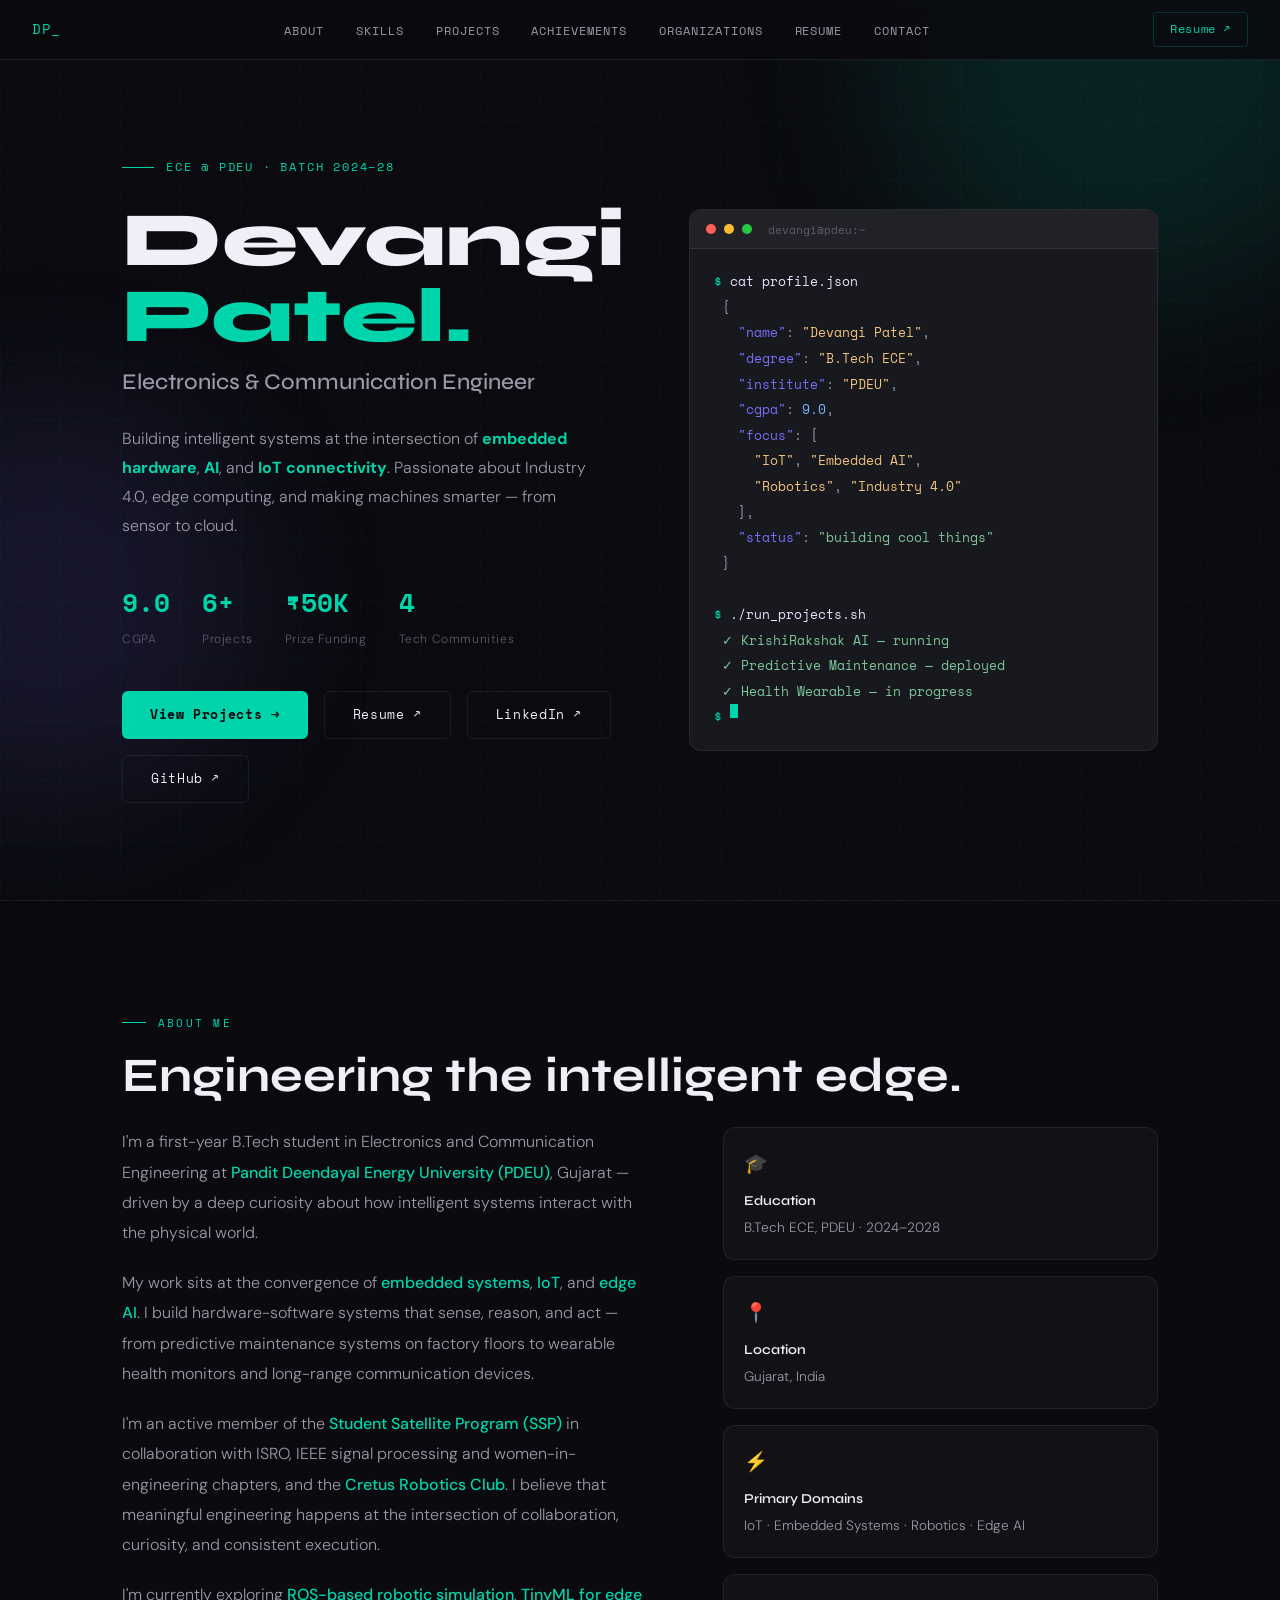
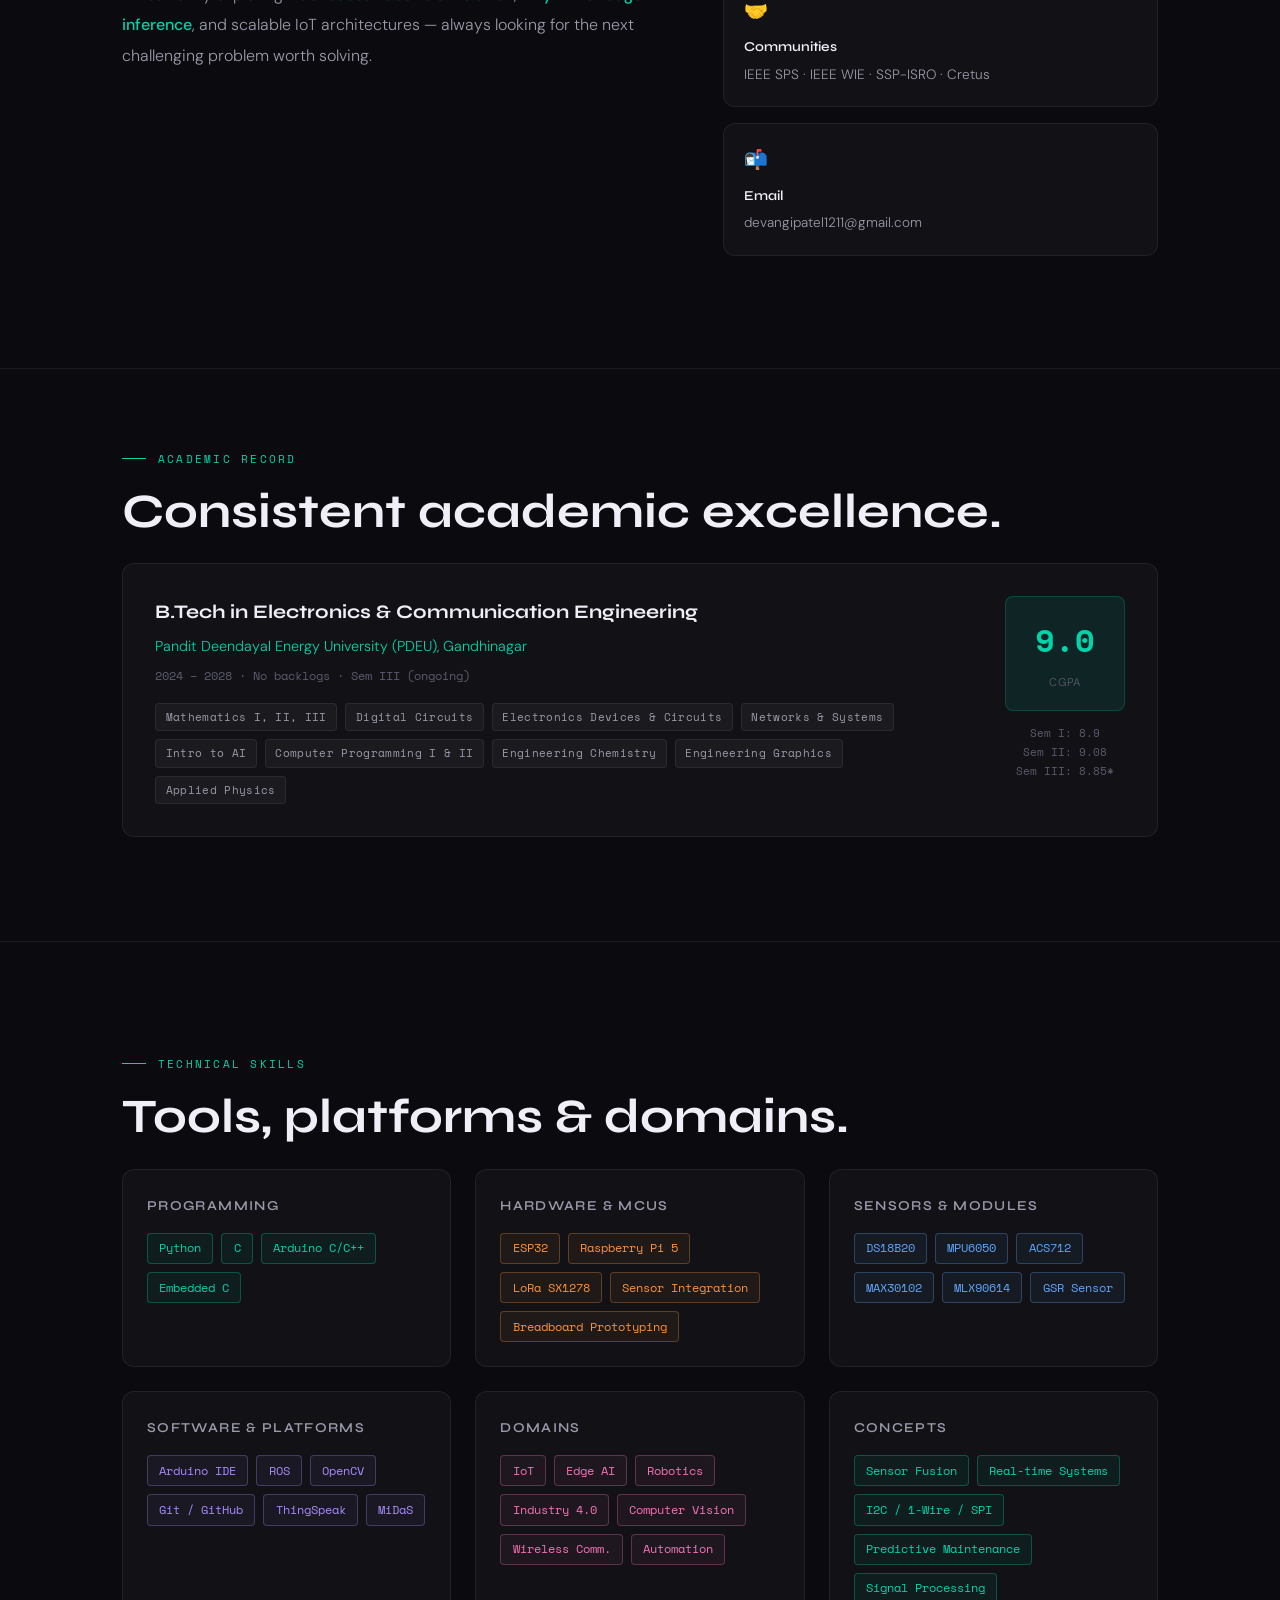
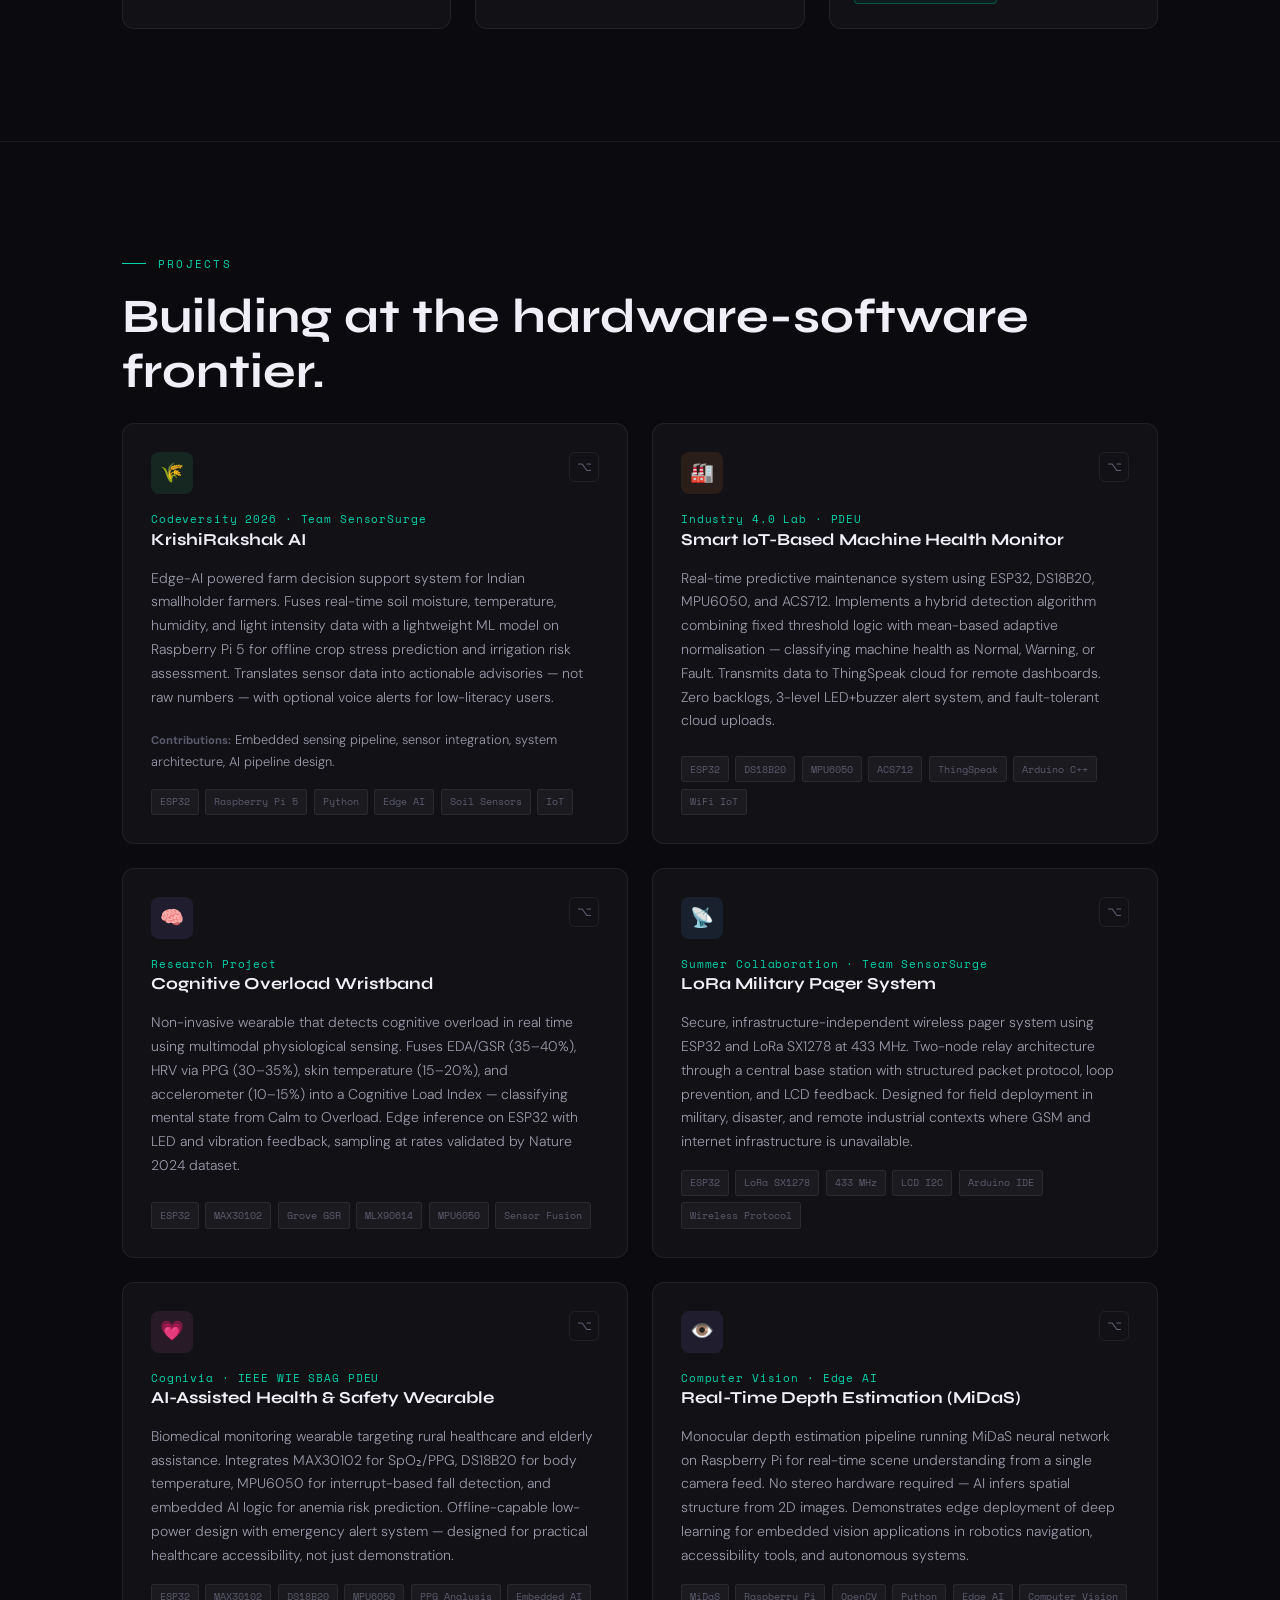
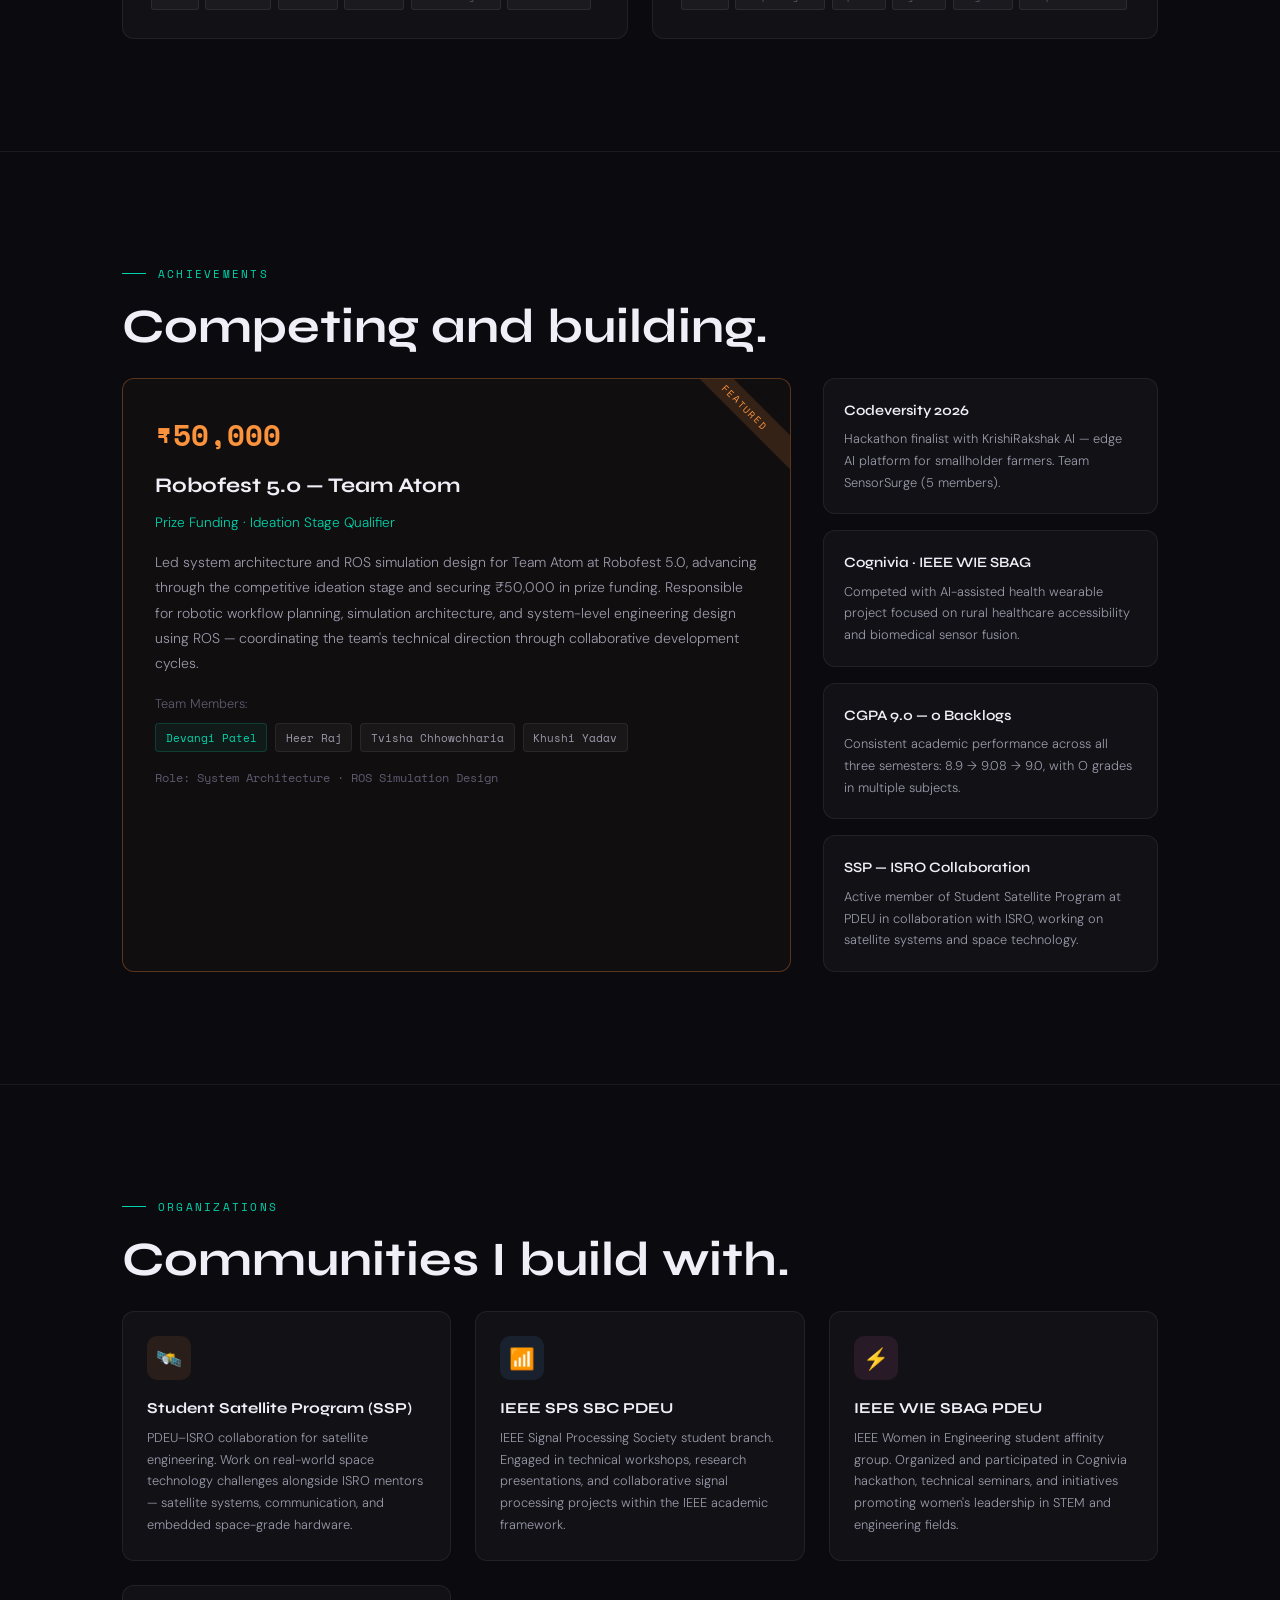
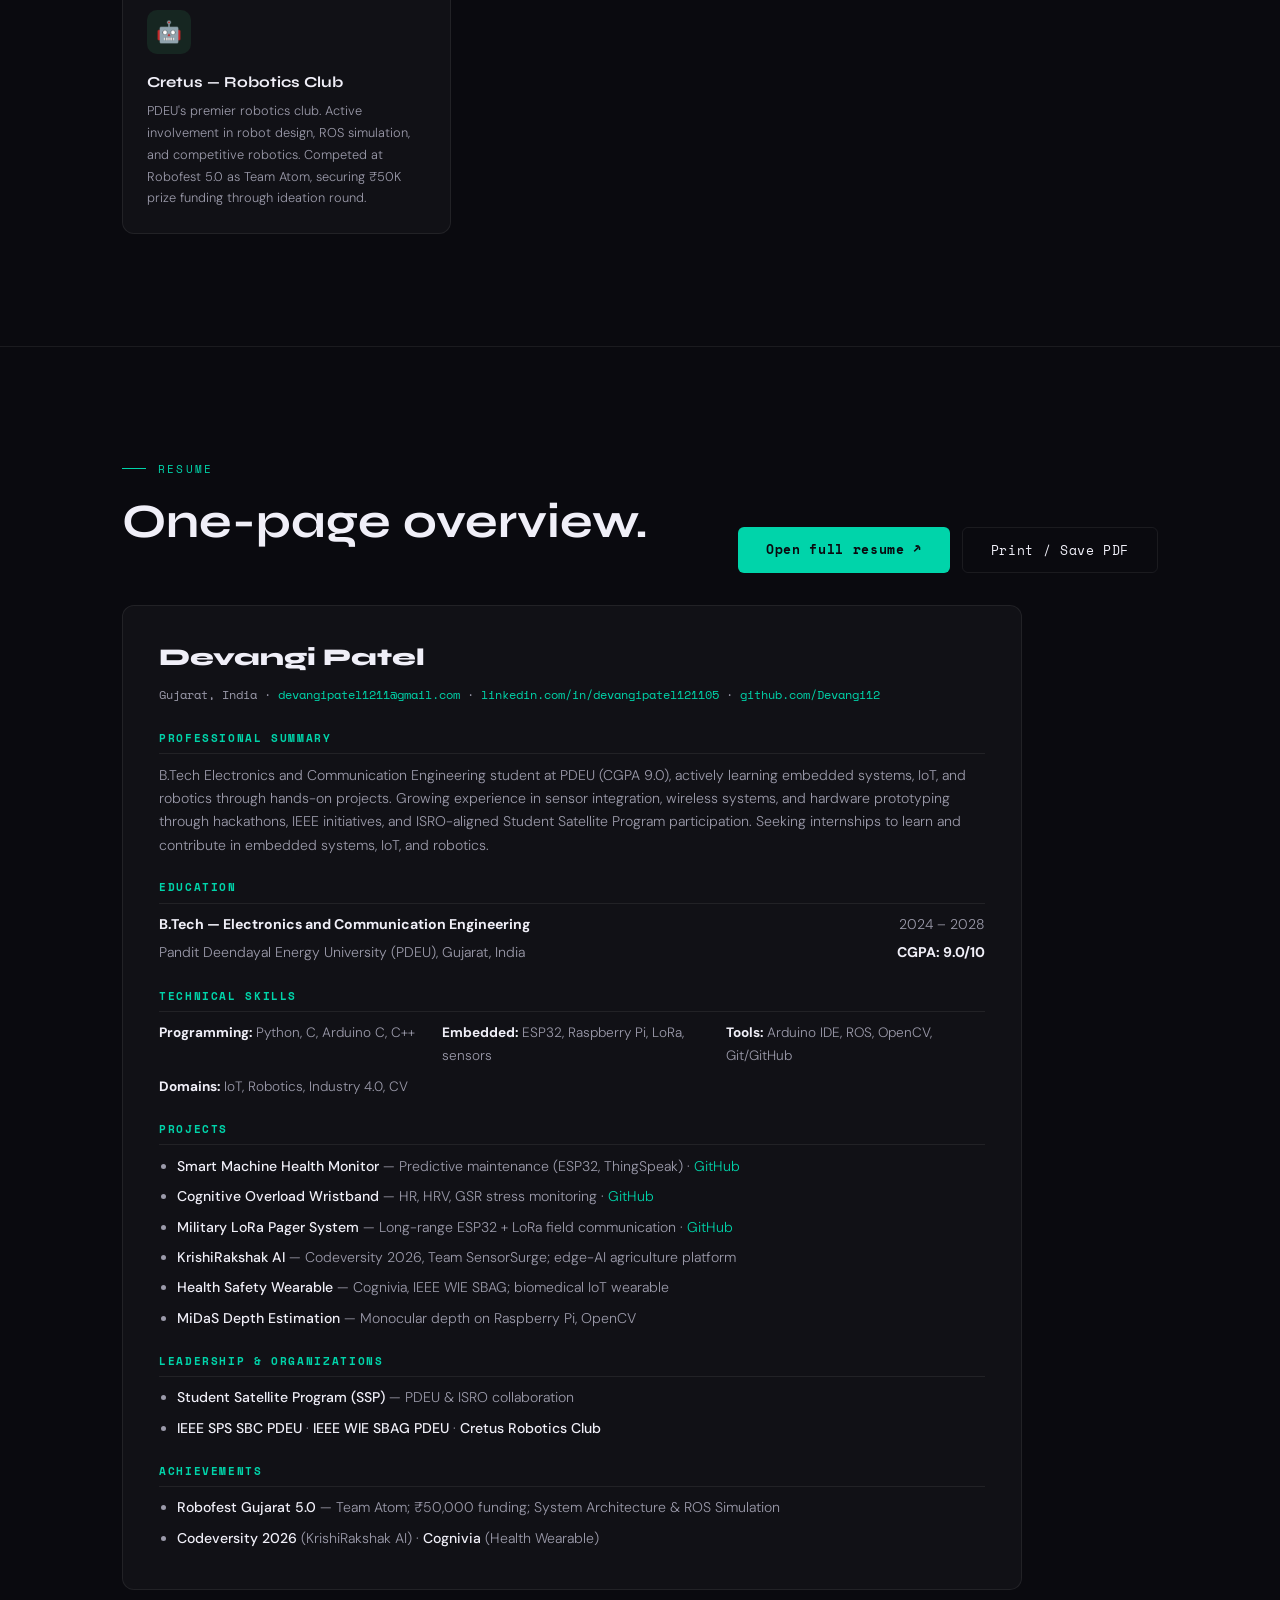
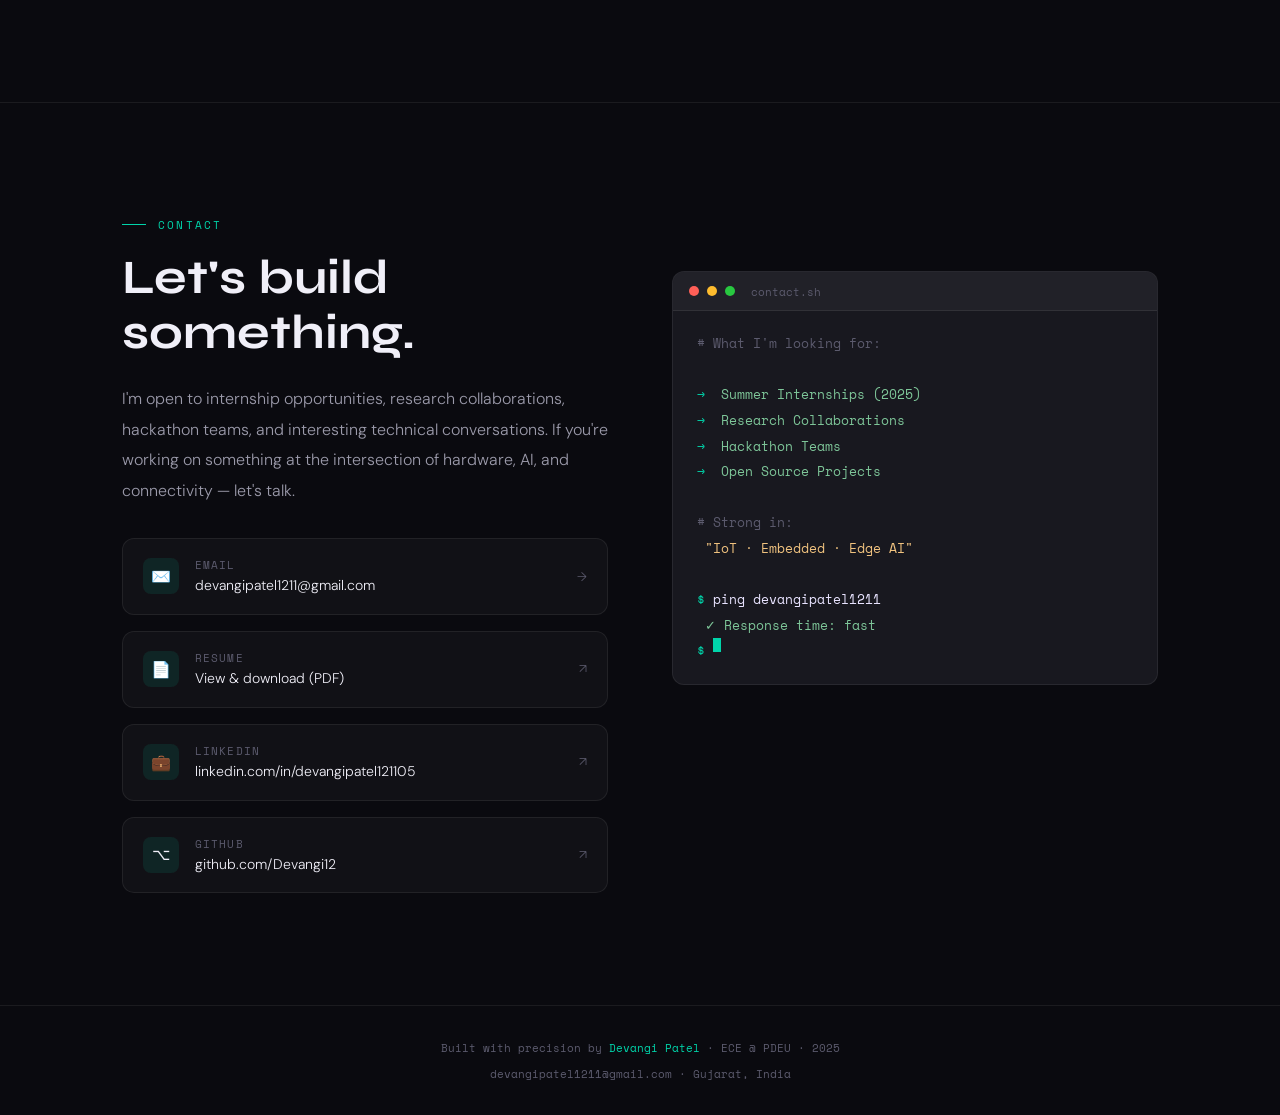
<file: DEVANGI PATEL-Portfolio.html>
<!DOCTYPE html>
<html lang="en">
<head>
<meta charset="UTF-8">
<meta name="viewport" content="width=device-width, initial-scale=1.0">
<meta name="description" content="Devangi Patel — Electronics & Communication Engineering student at PDEU. IoT, Embedded Systems, Robotics, AI, Industry 4.0. CGPA 9.0.">
<meta name="keywords" content="Devangi Patel, ECE, PDEU, IoT, Embedded Systems, Robotics, AI, ESP32, Engineer">
<meta property="og:title" content="Devangi Patel — ECE Engineer & IoT Developer">
<meta property="og:description" content="B.Tech ECE student at PDEU building intelligent systems at the intersection of hardware, AI, and connectivity.">
<title>Devangi Patel — ECE Engineer</title>

<link rel="preconnect" href="https://fonts.googleapis.com">
<link rel="preconnect" href="https://fonts.gstatic.com" crossorigin>
<link href="https://fonts.googleapis.com/css2?family=Space+Mono:ital,wght@0,400;0,700;1,400&family=Syne:wght@400;500;600;700;800&family=DM+Sans:ital,opsz,wght@0,9..40,300;0,9..40,400;0,9..40,500;1,9..40,300&display=swap" rel="stylesheet">

<style>
:root {
  --bg: #0a0a0f;
  --bg2: #111118;
  --bg3: #18181f;
  --accent: #00d4aa;
  --accent2: #7c6df7;
  --accent3: #ff6b6b;
  --text: #f0eff8;
  --text2: #9b9aaa;
  --text3: #5c5b6e;
  --border: rgba(255,255,255,0.07);
  --border2: rgba(0,212,170,0.2);
  --card: rgba(255,255,255,0.03);
  --r: 12px;
  --font-display: 'Syne', sans-serif;
  --font-mono: 'Space Mono', monospace;
  --font-body: 'DM Sans', sans-serif;
}

*, *::before, *::after { box-sizing: border-box; margin: 0; padding: 0; }

html { scroll-behavior: smooth; font-size: 16px; }

body {
  background: var(--bg);
  color: var(--text);
  font-family: var(--font-body);
  font-weight: 300;
  line-height: 1.7;
  overflow-x: hidden;
}

/* NOISE OVERLAY */
body::before {
  content: '';
  position: fixed;
  inset: 0;
  background-image: url("data:image/svg+xml,%3Csvg viewBox='0 0 256 256' xmlns='http://www.w3.org/2000/svg'%3E%3Cfilter id='noise'%3E%3CfeTurbulence type='fractalNoise' baseFrequency='0.9' numOctaves='4' stitchTiles='stitch'/%3E%3C/filter%3E%3Crect width='100%25' height='100%25' filter='url(%23noise)' opacity='0.03'/%3E%3C/svg%3E");
  pointer-events: none;
  z-index: 0;
  opacity: 0.4;
}

/* GRID BACKGROUND */
body::after {
  content: '';
  position: fixed;
  inset: 0;
  background-image: 
    linear-gradient(rgba(0,212,170,0.03) 1px, transparent 1px),
    linear-gradient(90deg, rgba(0,212,170,0.03) 1px, transparent 1px);
  background-size: 60px 60px;
  pointer-events: none;
  z-index: 0;
}

/* NAV */
nav {
  position: fixed;
  top: 0;
  left: 0;
  right: 0;
  z-index: 100;
  padding: 0 2rem;
  height: 60px;
  display: flex;
  align-items: center;
  justify-content: space-between;
  background: rgba(10,10,15,0.85);
  backdrop-filter: blur(20px);
  border-bottom: 1px solid var(--border);
}

.nav-logo {
  font-family: var(--font-mono);
  font-size: 0.85rem;
  color: var(--accent);
  text-decoration: none;
  letter-spacing: 0.05em;
}

.nav-links {
  display: flex;
  gap: 2rem;
  list-style: none;
}

.nav-links a {
  font-family: var(--font-mono);
  font-size: 0.75rem;
  color: var(--text2);
  text-decoration: none;
  letter-spacing: 0.08em;
  text-transform: uppercase;
  transition: color 0.2s;
}

.nav-links a:hover { color: var(--accent); }

.nav-cta {
  font-family: var(--font-mono);
  font-size: 0.75rem;
  color: var(--accent);
  border: 1px solid var(--border2);
  padding: 0.4rem 1rem;
  border-radius: 4px;
  text-decoration: none;
  transition: all 0.2s;
  letter-spacing: 0.05em;
}
.nav-cta:hover { background: rgba(0,212,170,0.1); }

/* SECTIONS */
section { position: relative; z-index: 1; }

.container {
  max-width: 1100px;
  margin: 0 auto;
  padding: 0 2rem;
}

/* HERO */
#hero {
  min-height: 100vh;
  display: flex;
  align-items: center;
  padding-top: 60px;
  overflow: hidden;
}

.hero-inner {
  display: grid;
  grid-template-columns: 1fr 1fr;
  gap: 4rem;
  align-items: center;
  width: 100%;
}

.hero-eyebrow {
  font-family: var(--font-mono);
  font-size: 0.75rem;
  color: var(--accent);
  letter-spacing: 0.15em;
  text-transform: uppercase;
  margin-bottom: 1.5rem;
  display: flex;
  align-items: center;
  gap: 0.75rem;
}

.hero-eyebrow::before {
  content: '';
  display: inline-block;
  width: 32px;
  height: 1px;
  background: var(--accent);
}

h1.hero-name {
  font-family: var(--font-display);
  font-size: clamp(3rem, 6vw, 5.5rem);
  font-weight: 800;
  line-height: 1.0;
  color: var(--text);
  margin-bottom: 0.5rem;
}

.hero-name span {
  color: var(--accent);
  display: block;
}

.hero-title {
  font-family: var(--font-display);
  font-size: clamp(1rem, 2vw, 1.4rem);
  font-weight: 500;
  color: var(--text2);
  margin-bottom: 1.5rem;
}

.hero-desc {
  font-size: 1rem;
  color: var(--text2);
  line-height: 1.8;
  margin-bottom: 2.5rem;
  max-width: 480px;
}

.hero-stats {
  display: flex;
  gap: 2rem;
  margin-bottom: 2.5rem;
}

.hero-stat {
  text-align: left;
}

.hero-stat-num {
  font-family: var(--font-mono);
  font-size: 1.6rem;
  font-weight: 700;
  color: var(--accent);
  display: block;
}

.hero-stat-label {
  font-size: 0.75rem;
  color: var(--text3);
  letter-spacing: 0.05em;
}

.hero-actions {
  display: flex;
  gap: 1rem;
  flex-wrap: wrap;
}

.btn-primary {
  background: var(--accent);
  color: #0a0a0f;
  padding: 0.75rem 1.75rem;
  border-radius: 6px;
  font-family: var(--font-mono);
  font-size: 0.8rem;
  font-weight: 700;
  text-decoration: none;
  letter-spacing: 0.05em;
  transition: all 0.2s;
  display: inline-flex;
  align-items: center;
  gap: 0.5rem;
}
.btn-primary:hover { background: #00b896; transform: translateY(-1px); }

.btn-secondary {
  background: transparent;
  color: var(--text);
  padding: 0.75rem 1.75rem;
  border-radius: 6px;
  border: 1px solid var(--border);
  font-family: var(--font-mono);
  font-size: 0.8rem;
  text-decoration: none;
  letter-spacing: 0.05em;
  transition: all 0.2s;
  display: inline-flex;
  align-items: center;
  gap: 0.5rem;
}
.btn-secondary:hover { border-color: var(--accent); color: var(--accent); }

/* HERO RIGHT — animated terminal */
.hero-visual {
  position: relative;
}

.terminal {
  background: var(--bg3);
  border: 1px solid var(--border);
  border-radius: var(--r);
  overflow: hidden;
  font-family: var(--font-mono);
  font-size: 0.8rem;
}

.terminal-bar {
  background: rgba(255,255,255,0.04);
  padding: 0.6rem 1rem;
  display: flex;
  align-items: center;
  gap: 0.5rem;
  border-bottom: 1px solid var(--border);
}

.dot { width: 10px; height: 10px; border-radius: 50%; }
.dot-r { background: #ff5f57; }
.dot-y { background: #febc2e; }
.dot-g { background: #28c840; }

.terminal-title {
  margin-left: 0.5rem;
  font-size: 0.7rem;
  color: var(--text3);
}

.terminal-body {
  padding: 1.25rem 1.5rem;
  line-height: 2;
}

.t-line { display: flex; gap: 0.5rem; }
.t-prompt { color: var(--accent); }
.t-cmd { color: #e8e3ff; }
.t-out { color: var(--text2); padding-left: 0.5rem; }
.t-key { color: var(--accent2); }
.t-val { color: #f0c27f; }
.t-green { color: #7ec699; }
.t-blue { color: #79b8ff; }
.t-comment { color: var(--text3); }

.cursor {
  display: inline-block;
  width: 8px;
  height: 14px;
  background: var(--accent);
  vertical-align: middle;
  animation: blink 1.1s step-end infinite;
}
@keyframes blink { 0%,100% { opacity: 1; } 50% { opacity: 0; } }

/* ABOUT */
#about {
  padding: 7rem 0;
  border-top: 1px solid var(--border);
}

.section-label {
  font-family: var(--font-mono);
  font-size: 0.7rem;
  color: var(--accent);
  letter-spacing: 0.2em;
  text-transform: uppercase;
  margin-bottom: 1rem;
  display: flex;
  align-items: center;
  gap: 0.75rem;
}
.section-label::before {
  content: '';
  display: inline-block;
  width: 24px;
  height: 1px;
  background: var(--accent);
}

.section-title {
  font-family: var(--font-display);
  font-size: clamp(2rem, 4vw, 3rem);
  font-weight: 700;
  color: var(--text);
  margin-bottom: 1.5rem;
  line-height: 1.15;
}

.about-grid {
  display: grid;
  grid-template-columns: 1.2fr 1fr;
  gap: 5rem;
  align-items: start;
}

.about-text p {
  color: var(--text2);
  margin-bottom: 1.2rem;
  line-height: 1.9;
}

.about-text strong { color: var(--accent); font-weight: 500; }

.about-cards {
  display: flex;
  flex-direction: column;
  gap: 1rem;
}

.info-card {
  background: var(--card);
  border: 1px solid var(--border);
  border-radius: var(--r);
  padding: 1.25rem;
  transition: border-color 0.2s;
}
.info-card:hover { border-color: var(--border2); }

.info-card-icon {
  font-size: 1.2rem;
  margin-bottom: 0.5rem;
}

.info-card-title {
  font-family: var(--font-display);
  font-size: 0.85rem;
  font-weight: 600;
  color: var(--text);
  margin-bottom: 0.25rem;
}

.info-card-val {
  font-size: 0.85rem;
  color: var(--text2);
}

/* EDUCATION */
#education {
  padding: 5rem 0;
  border-top: 1px solid var(--border);
}

.edu-card {
  background: var(--card);
  border: 1px solid var(--border);
  border-radius: var(--r);
  padding: 2rem;
  display: grid;
  grid-template-columns: 1fr auto;
  gap: 2rem;
  align-items: start;
  margin-bottom: 1.5rem;
  transition: border-color 0.2s;
}
.edu-card:hover { border-color: var(--border2); }

.edu-degree {
  font-family: var(--font-display);
  font-size: 1.2rem;
  font-weight: 700;
  color: var(--text);
  margin-bottom: 0.35rem;
}

.edu-institute {
  font-size: 0.9rem;
  color: var(--accent);
  margin-bottom: 0.5rem;
}

.edu-duration {
  font-family: var(--font-mono);
  font-size: 0.75rem;
  color: var(--text3);
}

.cgpa-badge {
  background: rgba(0,212,170,0.1);
  border: 1px solid var(--border2);
  border-radius: 8px;
  padding: 1rem 1.5rem;
  text-align: center;
  min-width: 120px;
}

.cgpa-num {
  font-family: var(--font-mono);
  font-size: 2rem;
  font-weight: 700;
  color: var(--accent);
  display: block;
}

.cgpa-label {
  font-size: 0.7rem;
  color: var(--text3);
  letter-spacing: 0.1em;
}

.subjects-grid {
  display: flex;
  flex-wrap: wrap;
  gap: 0.5rem;
  margin-top: 1rem;
}

.subject-tag {
  font-family: var(--font-mono);
  font-size: 0.68rem;
  background: rgba(255,255,255,0.04);
  border: 1px solid var(--border);
  color: var(--text2);
  padding: 0.25rem 0.6rem;
  border-radius: 4px;
  letter-spacing: 0.03em;
}

/* SKILLS */
#skills {
  padding: 7rem 0;
  border-top: 1px solid var(--border);
}

.skills-grid {
  display: grid;
  grid-template-columns: repeat(auto-fit, minmax(250px, 1fr));
  gap: 1.5rem;
}

.skill-category {
  background: var(--card);
  border: 1px solid var(--border);
  border-radius: var(--r);
  padding: 1.5rem;
  transition: border-color 0.2s;
}
.skill-category:hover { border-color: var(--border2); }

.skill-cat-title {
  font-family: var(--font-display);
  font-size: 0.85rem;
  font-weight: 600;
  color: var(--text2);
  margin-bottom: 1rem;
  text-transform: uppercase;
  letter-spacing: 0.1em;
}

.skill-tags {
  display: flex;
  flex-wrap: wrap;
  gap: 0.5rem;
}

.skill-tag {
  font-family: var(--font-mono);
  font-size: 0.72rem;
  padding: 0.3rem 0.7rem;
  border-radius: 4px;
  border: 1px solid;
  transition: all 0.2s;
  cursor: default;
}

.skill-tag.teal { color: #00d4aa; border-color: rgba(0,212,170,0.3); background: rgba(0,212,170,0.06); }
.skill-tag.teal:hover { background: rgba(0,212,170,0.15); }
.skill-tag.purple { color: #a78bfa; border-color: rgba(167,139,250,0.3); background: rgba(167,139,250,0.06); }
.skill-tag.purple:hover { background: rgba(167,139,250,0.15); }
.skill-tag.coral { color: #fb923c; border-color: rgba(251,146,60,0.3); background: rgba(251,146,60,0.06); }
.skill-tag.coral:hover { background: rgba(251,146,60,0.15); }
.skill-tag.blue { color: #60a5fa; border-color: rgba(96,165,250,0.3); background: rgba(96,165,250,0.06); }
.skill-tag.blue:hover { background: rgba(96,165,250,0.15); }
.skill-tag.pink { color: #f472b6; border-color: rgba(244,114,182,0.3); background: rgba(244,114,182,0.06); }
.skill-tag.pink:hover { background: rgba(244,114,182,0.15); }

/* PROJECTS */
#projects {
  padding: 7rem 0;
  border-top: 1px solid var(--border);
}

.projects-grid {
  display: grid;
  grid-template-columns: repeat(auto-fit, minmax(340px, 1fr));
  gap: 1.5rem;
}

.project-card {
  background: var(--card);
  border: 1px solid var(--border);
  border-radius: var(--r);
  padding: 1.75rem;
  display: flex;
  flex-direction: column;
  gap: 1rem;
  transition: all 0.25s;
  position: relative;
  overflow: hidden;
}

.project-card::before {
  content: '';
  position: absolute;
  top: 0;
  left: 0;
  right: 0;
  height: 2px;
  background: var(--accent-line, var(--accent));
  transform: scaleX(0);
  transform-origin: left;
  transition: transform 0.3s;
}

.project-card:hover::before { transform: scaleX(1); }
.project-card:hover { border-color: var(--border2); transform: translateY(-2px); }

.project-card.iot { --accent-line: #00d4aa; }
.project-card.health { --accent-line: #f472b6; }
.project-card.comm { --accent-line: #60a5fa; }
.project-card.industry { --accent-line: #fb923c; }
.project-card.ai { --accent-line: #a78bfa; }
.project-card.agri { --accent-line: #4ade80; }

.project-top {
  display: flex;
  align-items: flex-start;
  justify-content: space-between;
  gap: 1rem;
}

.project-icon {
  width: 42px;
  height: 42px;
  border-radius: 8px;
  display: flex;
  align-items: center;
  justify-content: center;
  font-size: 1.2rem;
  flex-shrink: 0;
}

.project-icon.teal { background: rgba(0,212,170,0.1); }
.project-icon.pink { background: rgba(244,114,182,0.1); }
.project-icon.blue { background: rgba(96,165,250,0.1); }
.project-icon.coral { background: rgba(251,146,60,0.1); }
.project-icon.purple { background: rgba(167,139,250,0.1); }
.project-icon.green { background: rgba(74,222,128,0.1); }

.project-links {
  display: flex;
  gap: 0.5rem;
}

.project-link {
  width: 30px;
  height: 30px;
  display: flex;
  align-items: center;
  justify-content: center;
  border: 1px solid var(--border);
  border-radius: 6px;
  text-decoration: none;
  color: var(--text3);
  font-size: 0.8rem;
  transition: all 0.2s;
}
.project-link:hover { border-color: var(--accent); color: var(--accent); }

.project-name {
  font-family: var(--font-display);
  font-size: 1.05rem;
  font-weight: 700;
  color: var(--text);
  line-height: 1.3;
}

.project-hackathon {
  font-family: var(--font-mono);
  font-size: 0.68rem;
  color: var(--accent);
  letter-spacing: 0.08em;
}

.project-desc {
  font-size: 0.875rem;
  color: var(--text2);
  line-height: 1.7;
}

.project-tech {
  display: flex;
  flex-wrap: wrap;
  gap: 0.4rem;
  margin-top: auto;
}

.tech-tag {
  font-family: var(--font-mono);
  font-size: 0.65rem;
  padding: 0.2rem 0.5rem;
  background: rgba(255,255,255,0.04);
  border: 1px solid var(--border);
  color: var(--text3);
  border-radius: 3px;
}

/* ACHIEVEMENTS */
#achievements {
  padding: 7rem 0;
  border-top: 1px solid var(--border);
}

.achievements-grid {
  display: grid;
  grid-template-columns: 2fr 1fr;
  gap: 2rem;
}

.achievement-card {
  background: var(--card);
  border: 1px solid var(--border);
  border-radius: var(--r);
  padding: 2rem;
  transition: border-color 0.2s;
  position: relative;
  overflow: hidden;
}

.achievement-card.featured {
  border-color: rgba(251,146,60,0.3);
  background: rgba(251,146,60,0.03);
}

.achievement-card.featured::after {
  content: 'FEATURED';
  position: absolute;
  top: 1rem;
  right: -2rem;
  background: rgba(251,146,60,0.15);
  color: #fb923c;
  font-family: var(--font-mono);
  font-size: 0.6rem;
  letter-spacing: 0.15em;
  padding: 0.25rem 3rem;
  transform: rotate(45deg);
}

.achievement-prize {
  font-family: var(--font-mono);
  font-size: 1.8rem;
  font-weight: 700;
  color: #fb923c;
  margin-bottom: 0.5rem;
}

.achievement-title {
  font-family: var(--font-display);
  font-size: 1.3rem;
  font-weight: 700;
  color: var(--text);
  margin-bottom: 0.5rem;
}

.achievement-sub {
  font-size: 0.85rem;
  color: var(--accent);
  margin-bottom: 1rem;
}

.achievement-body {
  font-size: 0.875rem;
  color: var(--text2);
  line-height: 1.8;
  margin-bottom: 1rem;
}

.achievement-team {
  display: flex;
  flex-wrap: wrap;
  gap: 0.5rem;
}

.team-member {
  font-family: var(--font-mono);
  font-size: 0.7rem;
  padding: 0.25rem 0.6rem;
  background: rgba(255,255,255,0.04);
  border: 1px solid var(--border);
  border-radius: 4px;
  color: var(--text2);
}

.team-member.me {
  border-color: var(--border2);
  color: var(--accent);
  background: rgba(0,212,170,0.06);
}

.mini-achievements {
  display: flex;
  flex-direction: column;
  gap: 1rem;
}

.mini-ach {
  background: var(--card);
  border: 1px solid var(--border);
  border-radius: var(--r);
  padding: 1.25rem;
  transition: border-color 0.2s;
}
.mini-ach:hover { border-color: var(--border2); }

.mini-ach-title {
  font-family: var(--font-display);
  font-size: 0.9rem;
  font-weight: 600;
  color: var(--text);
  margin-bottom: 0.3rem;
}

.mini-ach-body {
  font-size: 0.8rem;
  color: var(--text2);
}

/* ORGANIZATIONS */
#orgs {
  padding: 7rem 0;
  border-top: 1px solid var(--border);
}

.orgs-grid {
  display: grid;
  grid-template-columns: repeat(auto-fit, minmax(250px, 1fr));
  gap: 1.5rem;
}

.org-card {
  background: var(--card);
  border: 1px solid var(--border);
  border-radius: var(--r);
  padding: 1.5rem;
  transition: all 0.2s;
}
.org-card:hover { border-color: var(--border2); transform: translateY(-2px); }

.org-icon {
  width: 44px;
  height: 44px;
  border-radius: 10px;
  display: flex;
  align-items: center;
  justify-content: center;
  font-size: 1.3rem;
  margin-bottom: 1rem;
}

.org-name {
  font-family: var(--font-display);
  font-size: 0.95rem;
  font-weight: 700;
  color: var(--text);
  margin-bottom: 0.3rem;
}

.org-body {
  font-size: 0.8rem;
  color: var(--text2);
  line-height: 1.7;
}

/* RESUME */
#resume {
  padding: 7rem 0;
  border-top: 1px solid var(--border);
}

.resume-header-row {
  display: flex;
  flex-wrap: wrap;
  align-items: flex-end;
  justify-content: space-between;
  gap: 1.5rem;
  margin-bottom: 2rem;
}

.resume-actions {
  display: flex;
  flex-wrap: wrap;
  gap: 0.75rem;
}

.resume-card {
  background: var(--card);
  border: 1px solid var(--border);
  border-radius: var(--r);
  padding: 2rem 2.25rem;
  max-width: 900px;
}

.resume-card h3 {
  font-family: var(--font-display);
  font-size: 1.5rem;
  font-weight: 800;
  color: var(--text);
  margin-bottom: 0.35rem;
}

.resume-contact-line {
  font-family: var(--font-mono);
  font-size: 0.72rem;
  color: var(--text2);
  margin-bottom: 1.5rem;
  line-height: 1.8;
}

.resume-contact-line a {
  color: var(--accent);
  text-decoration: none;
}

.resume-contact-line a:hover { text-decoration: underline; }

.resume-block {
  margin-bottom: 1.35rem;
}

.resume-block h4 {
  font-family: var(--font-mono);
  font-size: 0.68rem;
  color: var(--accent);
  letter-spacing: 0.15em;
  text-transform: uppercase;
  margin-bottom: 0.6rem;
  padding-bottom: 0.35rem;
  border-bottom: 1px solid var(--border);
}

.resume-block p,
.resume-block li {
  font-size: 0.88rem;
  color: var(--text2);
  line-height: 1.65;
}

.resume-block ul {
  margin-left: 1.1rem;
}

.resume-block li { margin-bottom: 0.45rem; }

.resume-block li strong { color: var(--text); font-weight: 500; }

.resume-block a {
  color: var(--accent);
  text-decoration: none;
}

.resume-block a:hover { text-decoration: underline; }

.resume-skills-grid {
  display: grid;
  grid-template-columns: repeat(auto-fit, minmax(200px, 1fr));
  gap: 0.5rem 1.5rem;
  font-size: 0.85rem;
  color: var(--text2);
}

.resume-skills-grid span strong { color: var(--text); }

.resume-edu-row {
  display: flex;
  flex-wrap: wrap;
  justify-content: space-between;
  gap: 0.25rem 1rem;
  font-size: 0.88rem;
  color: var(--text2);
  margin-bottom: 0.25rem;
}

.resume-edu-row strong { color: var(--text); }

/* CONTACT */
#contact {
  padding: 7rem 0;
  border-top: 1px solid var(--border);
}

.contact-inner {
  display: grid;
  grid-template-columns: 1fr 1fr;
  gap: 4rem;
  align-items: start;
}

.contact-links {
  display: flex;
  flex-direction: column;
  gap: 1rem;
  margin-top: 2rem;
}

.contact-link {
  display: flex;
  align-items: center;
  gap: 1rem;
  padding: 1rem 1.25rem;
  background: var(--card);
  border: 1px solid var(--border);
  border-radius: var(--r);
  text-decoration: none;
  transition: all 0.2s;
  color: var(--text);
}
.contact-link:hover { border-color: var(--border2); transform: translateX(4px); }

.contact-link-icon {
  width: 36px;
  height: 36px;
  background: rgba(0,212,170,0.1);
  border-radius: 8px;
  display: flex;
  align-items: center;
  justify-content: center;
  font-size: 1rem;
  flex-shrink: 0;
}

.contact-link-text { flex: 1; }
.contact-link-label {
  font-size: 0.7rem;
  color: var(--text3);
  font-family: var(--font-mono);
  letter-spacing: 0.1em;
  text-transform: uppercase;
}
.contact-link-val {
  font-size: 0.875rem;
  color: var(--text);
}

.contact-link-arrow {
  color: var(--text3);
  font-size: 0.8rem;
}

/* FOOTER */
footer {
  padding: 2rem;
  text-align: center;
  border-top: 1px solid var(--border);
  font-family: var(--font-mono);
  font-size: 0.7rem;
  color: var(--text3);
  position: relative;
  z-index: 1;
}

footer span { color: var(--accent); }

/* SCROLL ANIMATIONS */
.fade-in {
  opacity: 0;
  transform: translateY(24px);
  transition: opacity 0.6s ease, transform 0.6s ease;
}
.fade-in.visible {
  opacity: 1;
  transform: translateY(0);
}
.fade-in.d1 { transition-delay: 0.1s; }
.fade-in.d2 { transition-delay: 0.2s; }
.fade-in.d3 { transition-delay: 0.3s; }
.fade-in.d4 { transition-delay: 0.4s; }

/* SCROLLBAR */
::-webkit-scrollbar { width: 6px; }
::-webkit-scrollbar-track { background: var(--bg); }
::-webkit-scrollbar-thumb { background: var(--text3); border-radius: 3px; }
::-webkit-scrollbar-thumb:hover { background: var(--accent); }

/* MOBILE */
.hamburger { display: none; background: none; border: none; cursor: pointer; }

@media (max-width: 900px) {
  .hero-inner { grid-template-columns: 1fr; gap: 3rem; }
  .about-grid { grid-template-columns: 1fr; gap: 2rem; }
  .achievements-grid { grid-template-columns: 1fr; }
  .contact-inner { grid-template-columns: 1fr; gap: 2rem; }
  .nav-links { display: none; }
  .hamburger { display: block; color: var(--text2); font-size: 1.2rem; }
}

@media (max-width: 600px) {
  .container { padding: 0 1rem; }
  .hero-stats { gap: 1rem; }
  .edu-card { grid-template-columns: 1fr; }
  .projects-grid { grid-template-columns: 1fr; }
  nav { padding: 0 1rem; }
}

/* GLOW ORBS */
.orb {
  position: fixed;
  border-radius: 50%;
  filter: blur(80px);
  pointer-events: none;
  z-index: 0;
  opacity: 0.12;
}
.orb1 { width: 500px; height: 500px; background: #00d4aa; top: -200px; right: -100px; }
.orb2 { width: 400px; height: 400px; background: #7c6df7; bottom: 100px; left: -150px; }
</style>
</head>
<body>

<div class="orb orb1"></div>
<div class="orb orb2"></div>

<!-- NAV -->
<nav>
  <a href="#hero" class="nav-logo">DP_</a>
  <ul class="nav-links">
    <li><a href="#about">About</a></li>
    <li><a href="#skills">Skills</a></li>
    <li><a href="#projects">Projects</a></li>
    <li><a href="#achievements">Achievements</a></li>
    <li><a href="#orgs">Organizations</a></li>
    <li><a href="#resume">Resume</a></li>
    <li><a href="#contact">Contact</a></li>
  </ul>
  <a href="resume.html" target="_blank" rel="noopener" class="nav-cta">Resume ↗</a>
  <button class="hamburger" aria-label="Menu">☰</button>
</nav>

<!-- HERO -->
<section id="hero">
  <div class="container">
    <div class="hero-inner">
      <div class="hero-content">
        <p class="hero-eyebrow">ECE @ PDEU · Batch 2024–28</p>
        <h1 class="hero-name">
          Devangi
          <span>Patel.</span>
        </h1>
        <p class="hero-title">Electronics & Communication Engineer</p>
        <p class="hero-desc">
          Building intelligent systems at the intersection of <strong style="color:var(--accent)">embedded hardware</strong>, <strong style="color:var(--accent)">AI</strong>, and <strong style="color:var(--accent)">IoT connectivity</strong>. Passionate about Industry 4.0, edge computing, and making machines smarter — from sensor to cloud.
        </p>
        <div class="hero-stats">
          <div class="hero-stat">
            <span class="hero-stat-num">9.0</span>
            <span class="hero-stat-label">CGPA</span>
          </div>
          <div class="hero-stat">
            <span class="hero-stat-num">6+</span>
            <span class="hero-stat-label">Projects</span>
          </div>
          <div class="hero-stat">
            <span class="hero-stat-num">₹50K</span>
            <span class="hero-stat-label">Prize Funding</span>
          </div>
          <div class="hero-stat">
            <span class="hero-stat-num">4</span>
            <span class="hero-stat-label">Tech Communities</span>
          </div>
        </div>
        <div class="hero-actions">
          <a href="#projects" class="btn-primary">View Projects →</a>
          <a href="resume.html" target="_blank" rel="noopener" class="btn-secondary">Resume ↗</a>
          <a href="https://www.linkedin.com/in/devangipatel121105" target="_blank" rel="noopener" class="btn-secondary">LinkedIn ↗</a>
          <a href="https://github.com/Devangi12" target="_blank" rel="noopener" class="btn-secondary">GitHub ↗</a>
        </div>
      </div>

      <div class="hero-visual">
        <div class="terminal">
          <div class="terminal-bar">
            <div class="dot dot-r"></div>
            <div class="dot dot-y"></div>
            <div class="dot dot-g"></div>
            <span class="terminal-title">devangi@pdeu:~</span>
          </div>
          <div class="terminal-body">
            <div class="t-line"><span class="t-prompt">$</span><span class="t-cmd">cat profile.json</span></div>
            <div class="t-line"><span class="t-out">{</span></div>
            <div class="t-line"><span class="t-out">&nbsp;&nbsp;<span class="t-key">"name"</span>: <span class="t-val">"Devangi Patel"</span>,</span></div>
            <div class="t-line"><span class="t-out">&nbsp;&nbsp;<span class="t-key">"degree"</span>: <span class="t-val">"B.Tech ECE"</span>,</span></div>
            <div class="t-line"><span class="t-out">&nbsp;&nbsp;<span class="t-key">"institute"</span>: <span class="t-val">"PDEU"</span>,</span></div>
            <div class="t-line"><span class="t-out">&nbsp;&nbsp;<span class="t-key">"cgpa"</span>: <span class="t-blue">9.0</span>,</span></div>
            <div class="t-line"><span class="t-out">&nbsp;&nbsp;<span class="t-key">"focus"</span>: [</span></div>
            <div class="t-line"><span class="t-out">&nbsp;&nbsp;&nbsp;&nbsp;<span class="t-val">"IoT"</span>, <span class="t-val">"Embedded AI"</span>,</span></div>
            <div class="t-line"><span class="t-out">&nbsp;&nbsp;&nbsp;&nbsp;<span class="t-val">"Robotics"</span>, <span class="t-val">"Industry 4.0"</span></span></div>
            <div class="t-line"><span class="t-out">&nbsp;&nbsp;],</span></div>
            <div class="t-line"><span class="t-out">&nbsp;&nbsp;<span class="t-key">"status"</span>: <span class="t-green">"building cool things"</span></span></div>
            <div class="t-line"><span class="t-out">}</span></div>
            <div class="t-line">&nbsp;</div>
            <div class="t-line"><span class="t-prompt">$</span><span class="t-cmd">./run_projects.sh</span></div>
            <div class="t-line"><span class="t-out t-green">✓ KrishiRakshak AI — running</span></div>
            <div class="t-line"><span class="t-out t-green">✓ Predictive Maintenance — deployed</span></div>
            <div class="t-line"><span class="t-out t-green">✓ Health Wearable — in progress</span></div>
            <div class="t-line"><span class="t-prompt">$</span><span class="cursor"></span></div>
          </div>
        </div>
      </div>
    </div>
  </div>
</section>

<!-- ABOUT -->
<section id="about">
  <div class="container">
    <p class="section-label fade-in">About Me</p>
    <h2 class="section-title fade-in d1">Engineering the intelligent edge.</h2>

    <div class="about-grid">
      <div class="about-text fade-in d2">
        <p>I'm a first-year B.Tech student in Electronics and Communication Engineering at <strong>Pandit Deendayal Energy University (PDEU)</strong>, Gujarat — driven by a deep curiosity about how intelligent systems interact with the physical world.</p>
        <p>My work sits at the convergence of <strong>embedded systems</strong>, <strong>IoT</strong>, and <strong>edge AI</strong>. I build hardware-software systems that sense, reason, and act — from predictive maintenance systems on factory floors to wearable health monitors and long-range communication devices.</p>
        <p>I'm an active member of the <strong>Student Satellite Program (SSP)</strong> in collaboration with ISRO, IEEE signal processing and women-in-engineering chapters, and the <strong>Cretus Robotics Club</strong>. I believe that meaningful engineering happens at the intersection of collaboration, curiosity, and consistent execution.</p>
        <p>I'm currently exploring <strong>ROS-based robotic simulation</strong>, <strong>TinyML for edge inference</strong>, and scalable IoT architectures — always looking for the next challenging problem worth solving.</p>
      </div>

      <div class="about-cards fade-in d3">
        <div class="info-card">
          <div class="info-card-icon">🎓</div>
          <div class="info-card-title">Education</div>
          <div class="info-card-val">B.Tech ECE, PDEU · 2024–2028</div>
        </div>
        <div class="info-card">
          <div class="info-card-icon">📍</div>
          <div class="info-card-title">Location</div>
          <div class="info-card-val">Gujarat, India</div>
        </div>
        <div class="info-card">
          <div class="info-card-icon">⚡</div>
          <div class="info-card-title">Primary Domains</div>
          <div class="info-card-val">IoT · Embedded Systems · Robotics · Edge AI</div>
        </div>
        <div class="info-card">
          <div class="info-card-icon">🤝</div>
          <div class="info-card-title">Communities</div>
          <div class="info-card-val">IEEE SPS · IEEE WIE · SSP-ISRO · Cretus</div>
        </div>
        <div class="info-card">
          <div class="info-card-icon">📬</div>
          <div class="info-card-title">Email</div>
          <div class="info-card-val">devangipatel1211@gmail.com</div>
        </div>
      </div>
    </div>
  </div>
</section>

<!-- EDUCATION -->
<section id="education">
  <div class="container">
    <p class="section-label fade-in">Academic Record</p>
    <h2 class="section-title fade-in d1">Consistent academic excellence.</h2>

    <div class="edu-card fade-in d2">
      <div>
        <div class="edu-degree">B.Tech in Electronics & Communication Engineering</div>
        <div class="edu-institute">Pandit Deendayal Energy University (PDEU), Gandhinagar</div>
        <div class="edu-duration">2024 – 2028 · No backlogs · Sem III (ongoing)</div>
        <div class="subjects-grid">
          <span class="subject-tag">Mathematics I, II, III</span>
          <span class="subject-tag">Digital Circuits</span>
          <span class="subject-tag">Electronics Devices & Circuits</span>
          <span class="subject-tag">Networks & Systems</span>
          <span class="subject-tag">Intro to AI</span>
          <span class="subject-tag">Computer Programming I & II</span>
          <span class="subject-tag">Engineering Chemistry</span>
          <span class="subject-tag">Engineering Graphics</span>
          <span class="subject-tag">Applied Physics</span>
        </div>
      </div>
      <div>
        <div class="cgpa-badge">
          <span class="cgpa-num">9.0</span>
          <span class="cgpa-label">CGPA</span>
        </div>
        <div style="text-align:center; margin-top:0.75rem;">
          <div style="font-family:var(--font-mono);font-size:0.7rem;color:var(--text3)">Sem I: 8.9</div>
          <div style="font-family:var(--font-mono);font-size:0.7rem;color:var(--text3)">Sem II: 9.08</div>
          <div style="font-family:var(--font-mono);font-size:0.7rem;color:var(--text3)">Sem III: 8.85*</div>
        </div>
      </div>
    </div>
  </div>
</section>

<!-- SKILLS -->
<section id="skills">
  <div class="container">
    <p class="section-label fade-in">Technical Skills</p>
    <h2 class="section-title fade-in d1">Tools, platforms & domains.</h2>

    <div class="skills-grid">
      <div class="skill-category fade-in d1">
        <div class="skill-cat-title">Programming</div>
        <div class="skill-tags">
          <span class="skill-tag teal">Python</span>
          <span class="skill-tag teal">C</span>
          <span class="skill-tag teal">Arduino C/C++</span>
          <span class="skill-tag teal">Embedded C</span>
        </div>
      </div>
      <div class="skill-category fade-in d2">
        <div class="skill-cat-title">Hardware & MCUs</div>
        <div class="skill-tags">
          <span class="skill-tag coral">ESP32</span>
          <span class="skill-tag coral">Raspberry Pi 5</span>
          <span class="skill-tag coral">LoRa SX1278</span>
          <span class="skill-tag coral">Sensor Integration</span>
          <span class="skill-tag coral">Breadboard Prototyping</span>
        </div>
      </div>
      <div class="skill-category fade-in d3">
        <div class="skill-cat-title">Sensors & Modules</div>
        <div class="skill-tags">
          <span class="skill-tag blue">DS18B20</span>
          <span class="skill-tag blue">MPU6050</span>
          <span class="skill-tag blue">ACS712</span>
          <span class="skill-tag blue">MAX30102</span>
          <span class="skill-tag blue">MLX90614</span>
          <span class="skill-tag blue">GSR Sensor</span>
        </div>
      </div>
      <div class="skill-category fade-in d1">
        <div class="skill-cat-title">Software & Platforms</div>
        <div class="skill-tags">
          <span class="skill-tag purple">Arduino IDE</span>
          <span class="skill-tag purple">ROS</span>
          <span class="skill-tag purple">OpenCV</span>
          <span class="skill-tag purple">Git / GitHub</span>
          <span class="skill-tag purple">ThingSpeak</span>
          <span class="skill-tag purple">MiDaS</span>
        </div>
      </div>
      <div class="skill-category fade-in d2">
        <div class="skill-cat-title">Domains</div>
        <div class="skill-tags">
          <span class="skill-tag pink">IoT</span>
          <span class="skill-tag pink">Edge AI</span>
          <span class="skill-tag pink">Robotics</span>
          <span class="skill-tag pink">Industry 4.0</span>
          <span class="skill-tag pink">Computer Vision</span>
          <span class="skill-tag pink">Wireless Comm.</span>
          <span class="skill-tag pink">Automation</span>
        </div>
      </div>
      <div class="skill-category fade-in d3">
        <div class="skill-cat-title">Concepts</div>
        <div class="skill-tags">
          <span class="skill-tag teal">Sensor Fusion</span>
          <span class="skill-tag teal">Real-time Systems</span>
          <span class="skill-tag teal">I2C / 1-Wire / SPI</span>
          <span class="skill-tag teal">Predictive Maintenance</span>
          <span class="skill-tag teal">Signal Processing</span>
        </div>
      </div>
    </div>
  </div>
</section>

<!-- PROJECTS -->
<section id="projects">
  <div class="container">
    <p class="section-label fade-in">Projects</p>
    <h2 class="section-title fade-in d1">Building at the hardware-software frontier.</h2>

    <div class="projects-grid">

      <!-- KrishiRakshak AI -->
      <div class="project-card agri fade-in d1">
        <div class="project-top">
          <div class="project-icon green">🌾</div>
          <div class="project-links">
            <a href="https://github.com/Devangi12" target="_blank" class="project-link" title="GitHub">⌥</a>
          </div>
        </div>
        <div>
          <div class="project-hackathon">Codeversity 2026 · Team SensorSurge</div>
          <div class="project-name">KrishiRakshak AI</div>
        </div>
        <div class="project-desc">
          Edge-AI powered farm decision support system for Indian smallholder farmers. Fuses real-time soil moisture, temperature, humidity, and light intensity data with a lightweight ML model on Raspberry Pi 5 for offline crop stress prediction and irrigation risk assessment. Translates sensor data into actionable advisories — not raw numbers — with optional voice alerts for low-literacy users.
        </div>
        <div style="font-size:0.8rem;color:var(--text2);margin-top:0.25rem;">
          <strong style="color:var(--text3);font-size:0.7rem;">Contributions:</strong> Embedded sensing pipeline, sensor integration, system architecture, AI pipeline design.
        </div>
        <div class="project-tech">
          <span class="tech-tag">ESP32</span>
          <span class="tech-tag">Raspberry Pi 5</span>
          <span class="tech-tag">Python</span>
          <span class="tech-tag">Edge AI</span>
          <span class="tech-tag">Soil Sensors</span>
          <span class="tech-tag">IoT</span>
        </div>
      </div>

      <!-- Predictive Maintenance -->
      <div class="project-card industry fade-in d2">
        <div class="project-top">
          <div class="project-icon coral">🏭</div>
          <div class="project-links">
            <a href="https://github.com/Devangi12/Predictive-Maintenance" target="_blank" class="project-link" title="GitHub">⌥</a>
          </div>
        </div>
        <div>
          <div class="project-hackathon">Industry 4.0 Lab · PDEU</div>
          <div class="project-name">Smart IoT-Based Machine Health Monitor</div>
        </div>
        <div class="project-desc">
          Real-time predictive maintenance system using ESP32, DS18B20, MPU6050, and ACS712. Implements a hybrid detection algorithm combining fixed threshold logic with mean-based adaptive normalisation — classifying machine health as Normal, Warning, or Fault. Transmits data to ThingSpeak cloud for remote dashboards. Zero backlogs, 3-level LED+buzzer alert system, and fault-tolerant cloud uploads.
        </div>
        <div class="project-tech">
          <span class="tech-tag">ESP32</span>
          <span class="tech-tag">DS18B20</span>
          <span class="tech-tag">MPU6050</span>
          <span class="tech-tag">ACS712</span>
          <span class="tech-tag">ThingSpeak</span>
          <span class="tech-tag">Arduino C++</span>
          <span class="tech-tag">WiFi IoT</span>
        </div>
      </div>

      <!-- Cognitive Overload -->
      <div class="project-card ai fade-in d3">
        <div class="project-top">
          <div class="project-icon purple">🧠</div>
          <div class="project-links">
            <a href="https://github.com/Devangi12/Cognitive-Overload-Indicator" target="_blank" class="project-link" title="GitHub">⌥</a>
          </div>
        </div>
        <div>
          <div class="project-hackathon">Research Project</div>
          <div class="project-name">Cognitive Overload Wristband</div>
        </div>
        <div class="project-desc">
          Non-invasive wearable that detects cognitive overload in real time using multimodal physiological sensing. Fuses EDA/GSR (35–40%), HRV via PPG (30–35%), skin temperature (15–20%), and accelerometer (10–15%) into a Cognitive Load Index — classifying mental state from Calm to Overload. Edge inference on ESP32 with LED and vibration feedback, sampling at rates validated by Nature 2024 dataset.
        </div>
        <div class="project-tech">
          <span class="tech-tag">ESP32</span>
          <span class="tech-tag">MAX30102</span>
          <span class="tech-tag">Grove GSR</span>
          <span class="tech-tag">MLX90614</span>
          <span class="tech-tag">MPU6050</span>
          <span class="tech-tag">Sensor Fusion</span>
        </div>
      </div>

      <!-- Military Pager -->
      <div class="project-card comm fade-in d1">
        <div class="project-top">
          <div class="project-icon blue">📡</div>
          <div class="project-links">
            <a href="https://github.com/Devangi12/military-pager-system" target="_blank" class="project-link" title="GitHub">⌥</a>
          </div>
        </div>
        <div>
          <div class="project-hackathon">Summer Collaboration · Team SensorSurge</div>
          <div class="project-name">LoRa Military Pager System</div>
        </div>
        <div class="project-desc">
          Secure, infrastructure-independent wireless pager system using ESP32 and LoRa SX1278 at 433 MHz. Two-node relay architecture through a central base station with structured packet protocol, loop prevention, and LCD feedback. Designed for field deployment in military, disaster, and remote industrial contexts where GSM and internet infrastructure is unavailable.
        </div>
        <div class="project-tech">
          <span class="tech-tag">ESP32</span>
          <span class="tech-tag">LoRa SX1278</span>
          <span class="tech-tag">433 MHz</span>
          <span class="tech-tag">LCD I2C</span>
          <span class="tech-tag">Arduino IDE</span>
          <span class="tech-tag">Wireless Protocol</span>
        </div>
      </div>

      <!-- Health Wearable -->
      <div class="project-card health fade-in d2">
        <div class="project-top">
          <div class="project-icon pink">💗</div>
          <div class="project-links">
            <a href="https://github.com/Devangi12" target="_blank" class="project-link" title="GitHub">⌥</a>
          </div>
        </div>
        <div>
          <div class="project-hackathon">Cognivia · IEEE WIE SBAG PDEU</div>
          <div class="project-name">AI-Assisted Health & Safety Wearable</div>
        </div>
        <div class="project-desc">
          Biomedical monitoring wearable targeting rural healthcare and elderly assistance. Integrates MAX30102 for SpO₂/PPG, DS18B20 for body temperature, MPU6050 for interrupt-based fall detection, and embedded AI logic for anemia risk prediction. Offline-capable low-power design with emergency alert system — designed for practical healthcare accessibility, not just demonstration.
        </div>
        <div class="project-tech">
          <span class="tech-tag">ESP32</span>
          <span class="tech-tag">MAX30102</span>
          <span class="tech-tag">DS18B20</span>
          <span class="tech-tag">MPU6050</span>
          <span class="tech-tag">PPG Analysis</span>
          <span class="tech-tag">Embedded AI</span>
        </div>
      </div>

      <!-- Depth Estimation -->
      <div class="project-card ai fade-in d3">
        <div class="project-top">
          <div class="project-icon purple">👁️</div>
          <div class="project-links">
            <a href="https://github.com/Devangi12" target="_blank" class="project-link" title="GitHub">⌥</a>
          </div>
        </div>
        <div>
          <div class="project-hackathon">Computer Vision · Edge AI</div>
          <div class="project-name">Real-Time Depth Estimation (MiDaS)</div>
        </div>
        <div class="project-desc">
          Monocular depth estimation pipeline running MiDaS neural network on Raspberry Pi for real-time scene understanding from a single camera feed. No stereo hardware required — AI infers spatial structure from 2D images. Demonstrates edge deployment of deep learning for embedded vision applications in robotics navigation, accessibility tools, and autonomous systems.
        </div>
        <div class="project-tech">
          <span class="tech-tag">MiDaS</span>
          <span class="tech-tag">Raspberry Pi</span>
          <span class="tech-tag">OpenCV</span>
          <span class="tech-tag">Python</span>
          <span class="tech-tag">Edge AI</span>
          <span class="tech-tag">Computer Vision</span>
        </div>
      </div>

    </div>
  </div>
</section>

<!-- ACHIEVEMENTS -->
<section id="achievements">
  <div class="container">
    <p class="section-label fade-in">Achievements</p>
    <h2 class="section-title fade-in d1">Competing and building.</h2>

    <div class="achievements-grid fade-in d2">
      <div class="achievement-card featured">
        <div class="achievement-prize">₹50,000</div>
        <div class="achievement-title">Robofest 5.0 — Team Atom</div>
        <div class="achievement-sub">Prize Funding · Ideation Stage Qualifier</div>
        <div class="achievement-body">
          Led system architecture and ROS simulation design for Team Atom at Robofest 5.0, advancing through the competitive ideation stage and securing ₹50,000 in prize funding. Responsible for robotic workflow planning, simulation architecture, and system-level engineering design using ROS — coordinating the team's technical direction through collaborative development cycles.
        </div>
        <div class="achievement-body" style="margin-bottom:0.5rem;font-size:0.8rem;color:var(--text3);">Team Members:</div>
        <div class="achievement-team">
          <span class="team-member me">Devangi Patel</span>
          <span class="team-member">Heer Raj</span>
          <span class="team-member">Tvisha Chhowchharia</span>
          <span class="team-member">Khushi Yadav</span>
        </div>
        <div style="margin-top:1rem;font-family:var(--font-mono);font-size:0.72rem;color:var(--text3);">
          Role: System Architecture · ROS Simulation Design
        </div>
      </div>

      <div class="mini-achievements">
        <div class="mini-ach">
          <div class="mini-ach-title">Codeversity 2026</div>
          <div class="mini-ach-body">Hackathon finalist with KrishiRakshak AI — edge AI platform for smallholder farmers. Team SensorSurge (5 members).</div>
        </div>
        <div class="mini-ach">
          <div class="mini-ach-title">Cognivia · IEEE WIE SBAG</div>
          <div class="mini-ach-body">Competed with AI-assisted health wearable project focused on rural healthcare accessibility and biomedical sensor fusion.</div>
        </div>
        <div class="mini-ach">
          <div class="mini-ach-title">CGPA 9.0 — 0 Backlogs</div>
          <div class="mini-ach-body">Consistent academic performance across all three semesters: 8.9 → 9.08 → 9.0, with O grades in multiple subjects.</div>
        </div>
        <div class="mini-ach">
          <div class="mini-ach-title">SSP — ISRO Collaboration</div>
          <div class="mini-ach-body">Active member of Student Satellite Program at PDEU in collaboration with ISRO, working on satellite systems and space technology.</div>
        </div>
      </div>
    </div>
  </div>
</section>

<!-- ORGANIZATIONS -->
<section id="orgs">
  <div class="container">
    <p class="section-label fade-in">Organizations</p>
    <h2 class="section-title fade-in d1">Communities I build with.</h2>

    <div class="orgs-grid">
      <div class="org-card fade-in d1">
        <div class="org-icon" style="background:rgba(251,146,60,0.1);">🛰️</div>
        <div class="org-name">Student Satellite Program (SSP)</div>
        <div class="org-body">PDEU–ISRO collaboration for satellite engineering. Work on real-world space technology challenges alongside ISRO mentors — satellite systems, communication, and embedded space-grade hardware.</div>
      </div>
      <div class="org-card fade-in d2">
        <div class="org-icon" style="background:rgba(96,165,250,0.1);">📶</div>
        <div class="org-name">IEEE SPS SBC PDEU</div>
        <div class="org-body">IEEE Signal Processing Society student branch. Engaged in technical workshops, research presentations, and collaborative signal processing projects within the IEEE academic framework.</div>
      </div>
      <div class="org-card fade-in d3">
        <div class="org-icon" style="background:rgba(244,114,182,0.1);">⚡</div>
        <div class="org-name">IEEE WIE SBAG PDEU</div>
        <div class="org-body">IEEE Women in Engineering student affinity group. Organized and participated in Cognivia hackathon, technical seminars, and initiatives promoting women's leadership in STEM and engineering fields.</div>
      </div>
      <div class="org-card fade-in d1">
        <div class="org-icon" style="background:rgba(74,222,128,0.1);">🤖</div>
        <div class="org-name">Cretus — Robotics Club</div>
        <div class="org-body">PDEU's premier robotics club. Active involvement in robot design, ROS simulation, and competitive robotics. Competed at Robofest 5.0 as Team Atom, securing ₹50K prize funding through ideation round.</div>
      </div>
    </div>
  </div>
</section>

<!-- RESUME -->
<section id="resume">
  <div class="container">
    <div class="resume-header-row fade-in">
      <div>
        <p class="section-label">Resume</p>
        <h2 class="section-title">One-page overview.</h2>
      </div>
      <div class="resume-actions">
        <a href="resume.html" target="_blank" rel="noopener" class="btn-primary">Open full resume ↗</a>
        <button type="button" class="btn-secondary" id="printResumeBtn">Print / Save PDF</button>
      </div>
    </div>

    <article class="resume-card fade-in d1">
      <h3>Devangi Patel</h3>
      <p class="resume-contact-line">
        Gujarat, India ·
        <a href="mailto:devangipatel1211@gmail.com">devangipatel1211@gmail.com</a> ·
        <a href="https://www.linkedin.com/in/devangipatel121105" target="_blank" rel="noopener">linkedin.com/in/devangipatel121105</a> ·
        <a href="https://github.com/Devangi12" target="_blank" rel="noopener">github.com/Devangi12</a>
      </p>

      <div class="resume-block">
        <h4>Professional Summary</h4>
        <p>
          B.Tech Electronics and Communication Engineering student at PDEU (CGPA 9.0), actively learning embedded systems,
          IoT, and robotics through hands-on projects. Growing experience in sensor integration, wireless systems, and hardware
          prototyping through hackathons, IEEE initiatives, and ISRO-aligned Student Satellite Program participation.
          Seeking internships to learn and contribute in embedded systems, IoT, and robotics.
        </p>
      </div>

      <div class="resume-block">
        <h4>Education</h4>
        <div class="resume-edu-row">
          <strong>B.Tech — Electronics and Communication Engineering</strong>
          <span>2024 – 2028</span>
        </div>
        <div class="resume-edu-row">
          <span>Pandit Deendayal Energy University (PDEU), Gujarat, India</span>
          <strong>CGPA: 9.0/10</strong>
        </div>
      </div>

      <div class="resume-block">
        <h4>Technical Skills</h4>
        <div class="resume-skills-grid">
          <span><strong>Programming:</strong> Python, C, Arduino C, C++</span>
          <span><strong>Embedded:</strong> ESP32, Raspberry Pi, LoRa, sensors</span>
          <span><strong>Tools:</strong> Arduino IDE, ROS, OpenCV, Git/GitHub</span>
          <span><strong>Domains:</strong> IoT, Robotics, Industry 4.0, CV</span>
        </div>
      </div>

      <div class="resume-block">
        <h4>Projects</h4>
        <ul>
          <li><strong>Smart Machine Health Monitor</strong> — Predictive maintenance (ESP32, ThingSpeak) · <a href="https://github.com/Devangi12/Predictive-Maintenance" target="_blank" rel="noopener">GitHub</a></li>
          <li><strong>Cognitive Overload Wristband</strong> — HR, HRV, GSR stress monitoring · <a href="https://github.com/Devangi12/Cognitive-Overload-Indicator" target="_blank" rel="noopener">GitHub</a></li>
          <li><strong>Military LoRa Pager System</strong> — Long-range ESP32 + LoRa field communication · <a href="https://github.com/Devangi12/military-pager-system" target="_blank" rel="noopener">GitHub</a></li>
          <li><strong>KrishiRakshak AI</strong> — Codeversity 2026, Team SensorSurge; edge-AI agriculture platform</li>
          <li><strong>Health Safety Wearable</strong> — Cognivia, IEEE WIE SBAG; biomedical IoT wearable</li>
          <li><strong>MiDaS Depth Estimation</strong> — Monocular depth on Raspberry Pi, OpenCV</li>
        </ul>
      </div>

      <div class="resume-block">
        <h4>Leadership & Organizations</h4>
        <ul>
          <li><strong>Student Satellite Program (SSP)</strong> — PDEU & ISRO collaboration</li>
          <li><strong>IEEE SPS SBC PDEU</strong> · <strong>IEEE WIE SBAG PDEU</strong> · <strong>Cretus Robotics Club</strong></li>
        </ul>
      </div>

      <div class="resume-block" style="margin-bottom:0;">
        <h4>Achievements</h4>
        <ul>
          <li><strong>Robofest Gujarat 5.0</strong> — Team Atom; ₹50,000 funding; System Architecture & ROS Simulation</li>
          <li><strong>Codeversity 2026</strong> (KrishiRakshak AI) · <strong>Cognivia</strong> (Health Wearable)</li>
        </ul>
      </div>
    </article>
  </div>
</section>

<!-- CONTACT -->
<section id="contact">
  <div class="container">
    <div class="contact-inner">
      <div class="fade-in">
        <p class="section-label">Contact</p>
        <h2 class="section-title">Let's build something.</h2>
        <p style="color:var(--text2);line-height:1.9;margin-bottom:1.5rem;">
          I'm open to internship opportunities, research collaborations, hackathon teams, and interesting technical conversations. If you're working on something at the intersection of hardware, AI, and connectivity — let's talk.
        </p>
        <div class="contact-links">
          <a href="mailto:devangipatel1211@gmail.com" class="contact-link">
            <div class="contact-link-icon">✉️</div>
            <div class="contact-link-text">
              <div class="contact-link-label">Email</div>
              <div class="contact-link-val">devangipatel1211@gmail.com</div>
            </div>
            <span class="contact-link-arrow">→</span>
          </a>
          <a href="resume.html" target="_blank" rel="noopener" class="contact-link">
            <div class="contact-link-icon">📄</div>
            <div class="contact-link-text">
              <div class="contact-link-label">Resume</div>
              <div class="contact-link-val">View & download (PDF)</div>
            </div>
            <span class="contact-link-arrow">↗</span>
          </a>
          <a href="https://www.linkedin.com/in/devangipatel121105" target="_blank" rel="noopener" class="contact-link">
            <div class="contact-link-icon">💼</div>
            <div class="contact-link-text">
              <div class="contact-link-label">LinkedIn</div>
              <div class="contact-link-val">linkedin.com/in/devangipatel121105</div>
            </div>
            <span class="contact-link-arrow">↗</span>
          </a>
          <a href="https://github.com/Devangi12" target="_blank" class="contact-link">
            <div class="contact-link-icon">⌥</div>
            <div class="contact-link-text">
              <div class="contact-link-label">GitHub</div>
              <div class="contact-link-val">github.com/Devangi12</div>
            </div>
            <span class="contact-link-arrow">↗</span>
          </a>
        </div>
      </div>

      <div class="fade-in d2">
        <div class="terminal" style="margin-top:3.5rem;">
          <div class="terminal-bar">
            <div class="dot dot-r"></div>
            <div class="dot dot-y"></div>
            <div class="dot dot-g"></div>
            <span class="terminal-title">contact.sh</span>
          </div>
          <div class="terminal-body">
            <div class="t-line"><span class="t-comment"># What I'm looking for:</span></div>
            <div class="t-line">&nbsp;</div>
            <div class="t-line"><span class="t-prompt">→</span><span class="t-out t-green"> Summer Internships (2025)</span></div>
            <div class="t-line"><span class="t-prompt">→</span><span class="t-out t-green"> Research Collaborations</span></div>
            <div class="t-line"><span class="t-prompt">→</span><span class="t-out t-green"> Hackathon Teams</span></div>
            <div class="t-line"><span class="t-prompt">→</span><span class="t-out t-green"> Open Source Projects</span></div>
            <div class="t-line">&nbsp;</div>
            <div class="t-line"><span class="t-comment"># Strong in:</span></div>
            <div class="t-line"><span class="t-out t-val">"IoT · Embedded · Edge AI"</span></div>
            <div class="t-line">&nbsp;</div>
            <div class="t-line"><span class="t-prompt">$</span><span class="t-cmd"> ping devangipatel1211</span></div>
            <div class="t-line"><span class="t-out t-green">✓ Response time: fast</span></div>
            <div class="t-line"><span class="t-prompt">$</span><span class="cursor"></span></div>
          </div>
        </div>
      </div>
    </div>
  </div>
</section>

<footer>
  <p>Built with precision by <span>Devangi Patel</span> · ECE @ PDEU · 2025</p>
  <p style="margin-top:0.4rem;">devangipatel1211@gmail.com · Gujarat, India</p>
</footer>

<script>
// Scroll animations
const observer = new IntersectionObserver((entries) => {
  entries.forEach(e => {
    if (e.isIntersecting) {
      e.target.classList.add('visible');
    }
  });
}, { threshold: 0.1 });

document.querySelectorAll('.fade-in').forEach(el => observer.observe(el));

document.getElementById('printResumeBtn')?.addEventListener('click', () => {
  const w = window.open('resume.html', '_blank');
  if (w) w.addEventListener('load', () => w.print());
});

// Nav active state
const sections = document.querySelectorAll('section[id]');
const navLinks = document.querySelectorAll('.nav-links a');

window.addEventListener('scroll', () => {
  let current = '';
  sections.forEach(section => {
    const top = section.offsetTop - 80;
    if (window.scrollY >= top) current = section.getAttribute('id');
  });
  navLinks.forEach(link => {
    link.style.color = link.getAttribute('href') === '#' + current ? 'var(--accent)' : '';
  });
});
</script>
</body>
</html>
</file>
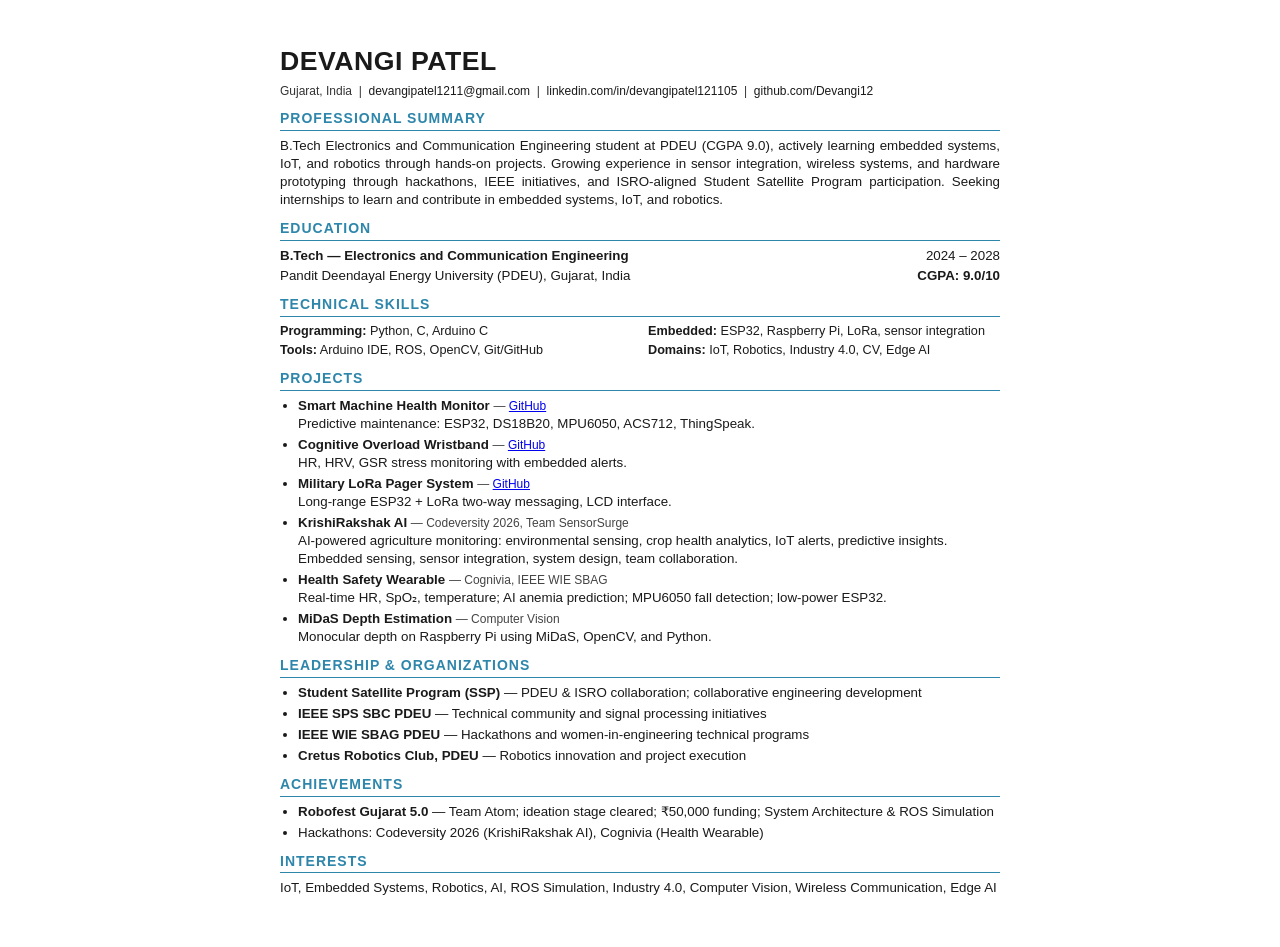
<file: resume.html>
<!DOCTYPE html>
<html lang="en">
<head>
  <meta charset="UTF-8">
  <meta name="viewport" content="width=device-width, initial-scale=1.0">
  <title>Devangi Patel — Resume</title>
  <style>
    @page { size: A4; margin: 0.45in 0.5in; }
    * { box-sizing: border-box; margin: 0; padding: 0; }
    body {
      font-family: "Segoe UI", Calibri, Arial, sans-serif;
      font-size: 10pt;
      line-height: 1.35;
      color: #1a1a1a;
      max-width: 8.5in;
      margin: 0 auto;
      padding: 0.45in 0.5in;
    }
    h1 { font-size: 20pt; letter-spacing: 0.5px; font-weight: 700; }
    .contact { font-size: 9pt; color: #333; margin: 4px 0 10px; }
    .contact a { color: #1a1a1a; text-decoration: none; }
    h2 {
      font-size: 10.5pt;
      text-transform: uppercase;
      letter-spacing: 1px;
      border-bottom: 1.5px solid #2e86ab;
      padding-bottom: 2px;
      margin: 10px 0 6px;
      color: #2e86ab;
    }
    p { margin-bottom: 6px; text-align: justify; }
    .edu-row { display: flex; justify-content: space-between; flex-wrap: wrap; margin-bottom: 2px; }
    .edu-row strong { font-weight: 600; }
    ul { margin: 0 0 6px 18px; }
    li { margin-bottom: 3px; }
    .project-title { font-weight: 600; }
    .meta { color: #444; font-size: 9pt; }
    .skills-grid {
      display: grid;
      grid-template-columns: 1fr 1fr;
      gap: 2px 16px;
      font-size: 9.5pt;
    }
    .skills-grid span strong { font-weight: 600; }
    @media print {
      body { padding: 0; }
      a { color: #1a1a1a; }
    }
  </style>
</head>
<body>
  <header>
    <h1>DEVANGI PATEL</h1>
    <p class="contact">
      Gujarat, India &nbsp;|&nbsp;
      <a href="mailto:devangipatel1211@gmail.com">devangipatel1211@gmail.com</a> &nbsp;|&nbsp;
      <a href="https://www.linkedin.com/in/devangipatel121105">linkedin.com/in/devangipatel121105</a> &nbsp;|&nbsp;
      <a href="https://github.com/Devangi12">github.com/Devangi12</a>
    </p>
  </header>

  <section>
    <h2>Professional Summary</h2>
    <p>
      B.Tech Electronics and Communication Engineering student at PDEU (CGPA 9.0), actively learning embedded systems,
      IoT, and robotics through hands-on projects. Growing experience in sensor integration, wireless systems, and hardware
      prototyping through hackathons, IEEE initiatives, and ISRO-aligned Student Satellite Program participation.
      Seeking internships to learn and contribute in embedded systems, IoT, and robotics.
    </p>
  </section>

  <section>
    <h2>Education</h2>
    <div class="edu-row">
      <strong>B.Tech — Electronics and Communication Engineering</strong>
      <span>2024 – 2028</span>
    </div>
    <div class="edu-row">
      <span>Pandit Deendayal Energy University (PDEU), Gujarat, India</span>
      <span><strong>CGPA: 9.0/10</strong></span>
    </div>
  </section>

  <section>
    <h2>Technical Skills</h2>
    <div class="skills-grid">
      <span><strong>Programming:</strong> Python, C, Arduino C</span>
      <span><strong>Embedded:</strong> ESP32, Raspberry Pi, LoRa, sensor integration</span>
      <span><strong>Tools:</strong> Arduino IDE, ROS, OpenCV, Git/GitHub</span>
      <span><strong>Domains:</strong> IoT, Robotics, Industry 4.0, CV, Edge AI</span>
    </div>
  </section>

  <section>
    <h2>Projects</h2>
    <ul>
      <li>
        <span class="project-title">Smart Machine Health Monitor</span> <span class="meta">— <a href="https://github.com/Devangi12/Predictive-Maintenance">GitHub</a></span><br>
        Predictive maintenance: ESP32, DS18B20, MPU6050, ACS712, ThingSpeak.
      </li>
      <li>
        <span class="project-title">Cognitive Overload Wristband</span> <span class="meta">— <a href="https://github.com/Devangi12/Cognitive-Overload-Indicator">GitHub</a></span><br>
        HR, HRV, GSR stress monitoring with embedded alerts.
      </li>
      <li>
        <span class="project-title">Military LoRa Pager System</span> <span class="meta">— <a href="https://github.com/Devangi12/military-pager-system">GitHub</a></span><br>
        Long-range ESP32 + LoRa two-way messaging, LCD interface.
      </li>
      <li>
        <span class="project-title">KrishiRakshak AI</span> <span class="meta">— Codeversity 2026, Team SensorSurge</span><br>
        AI-powered agriculture monitoring: environmental sensing, crop health analytics, IoT alerts, predictive insights.
        Embedded sensing, sensor integration, system design, team collaboration.
      </li>
      <li>
        <span class="project-title">Health Safety Wearable</span> <span class="meta">— Cognivia, IEEE WIE SBAG</span><br>
        Real-time HR, SpO₂, temperature; AI anemia prediction; MPU6050 fall detection; low-power ESP32.
      </li>
      <li>
        <span class="project-title">MiDaS Depth Estimation</span> <span class="meta">— Computer Vision</span><br>
        Monocular depth on Raspberry Pi using MiDaS, OpenCV, and Python.
      </li>
    </ul>
  </section>

  <section>
    <h2>Leadership & Organizations</h2>
    <ul>
      <li><strong>Student Satellite Program (SSP)</strong> — PDEU & ISRO collaboration; collaborative engineering development</li>
      <li><strong>IEEE SPS SBC PDEU</strong> — Technical community and signal processing initiatives</li>
      <li><strong>IEEE WIE SBAG PDEU</strong> — Hackathons and women-in-engineering technical programs</li>
      <li><strong>Cretus Robotics Club, PDEU</strong> — Robotics innovation and project execution</li>
    </ul>
  </section>

  <section>
    <h2>Achievements</h2>
    <ul>
      <li><strong>Robofest Gujarat 5.0</strong> — Team Atom; ideation stage cleared; ₹50,000 funding; System Architecture & ROS Simulation</li>
      <li>Hackathons: Codeversity 2026 (KrishiRakshak AI), Cognivia (Health Wearable)</li>
    </ul>
  </section>

  <section>
    <h2>Interests</h2>
    <p>IoT, Embedded Systems, Robotics, AI, ROS Simulation, Industry 4.0, Computer Vision, Wireless Communication, Edge AI</p>
  </section>
</body>
</html>
</file>
